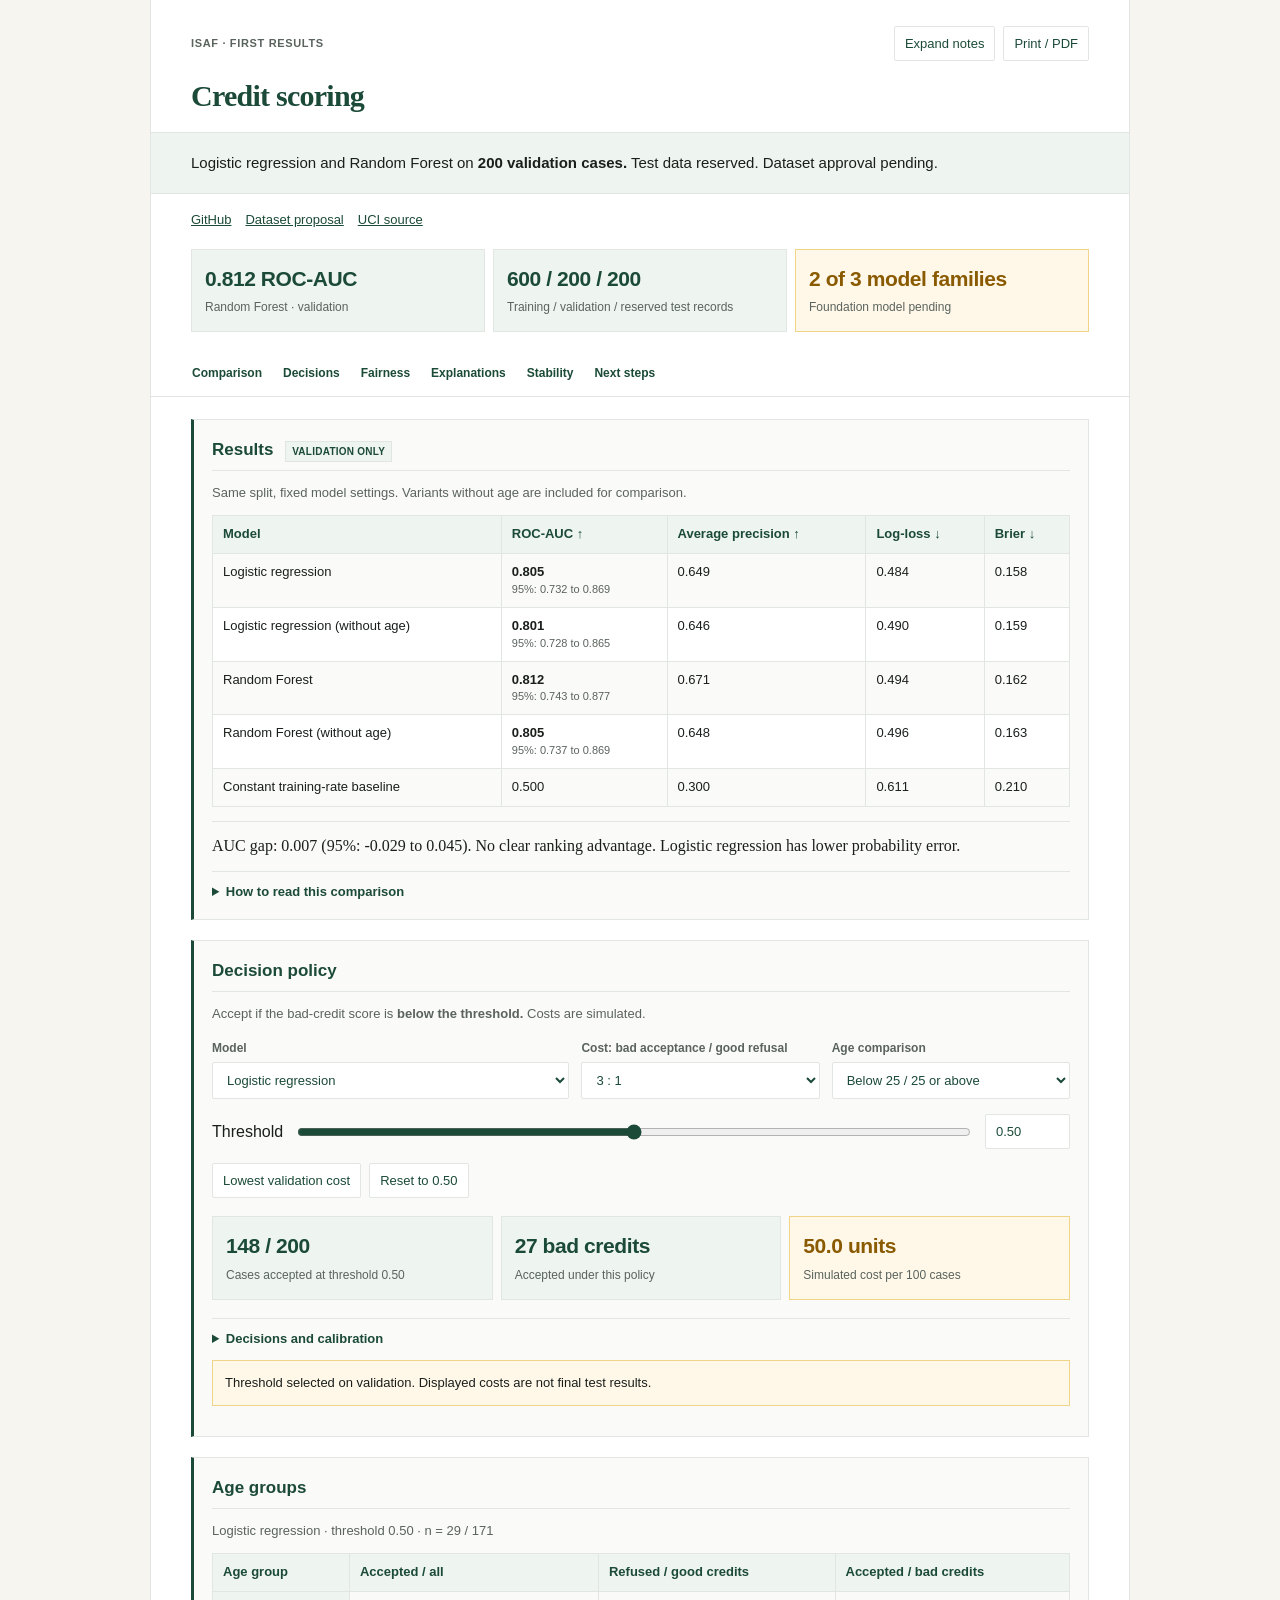
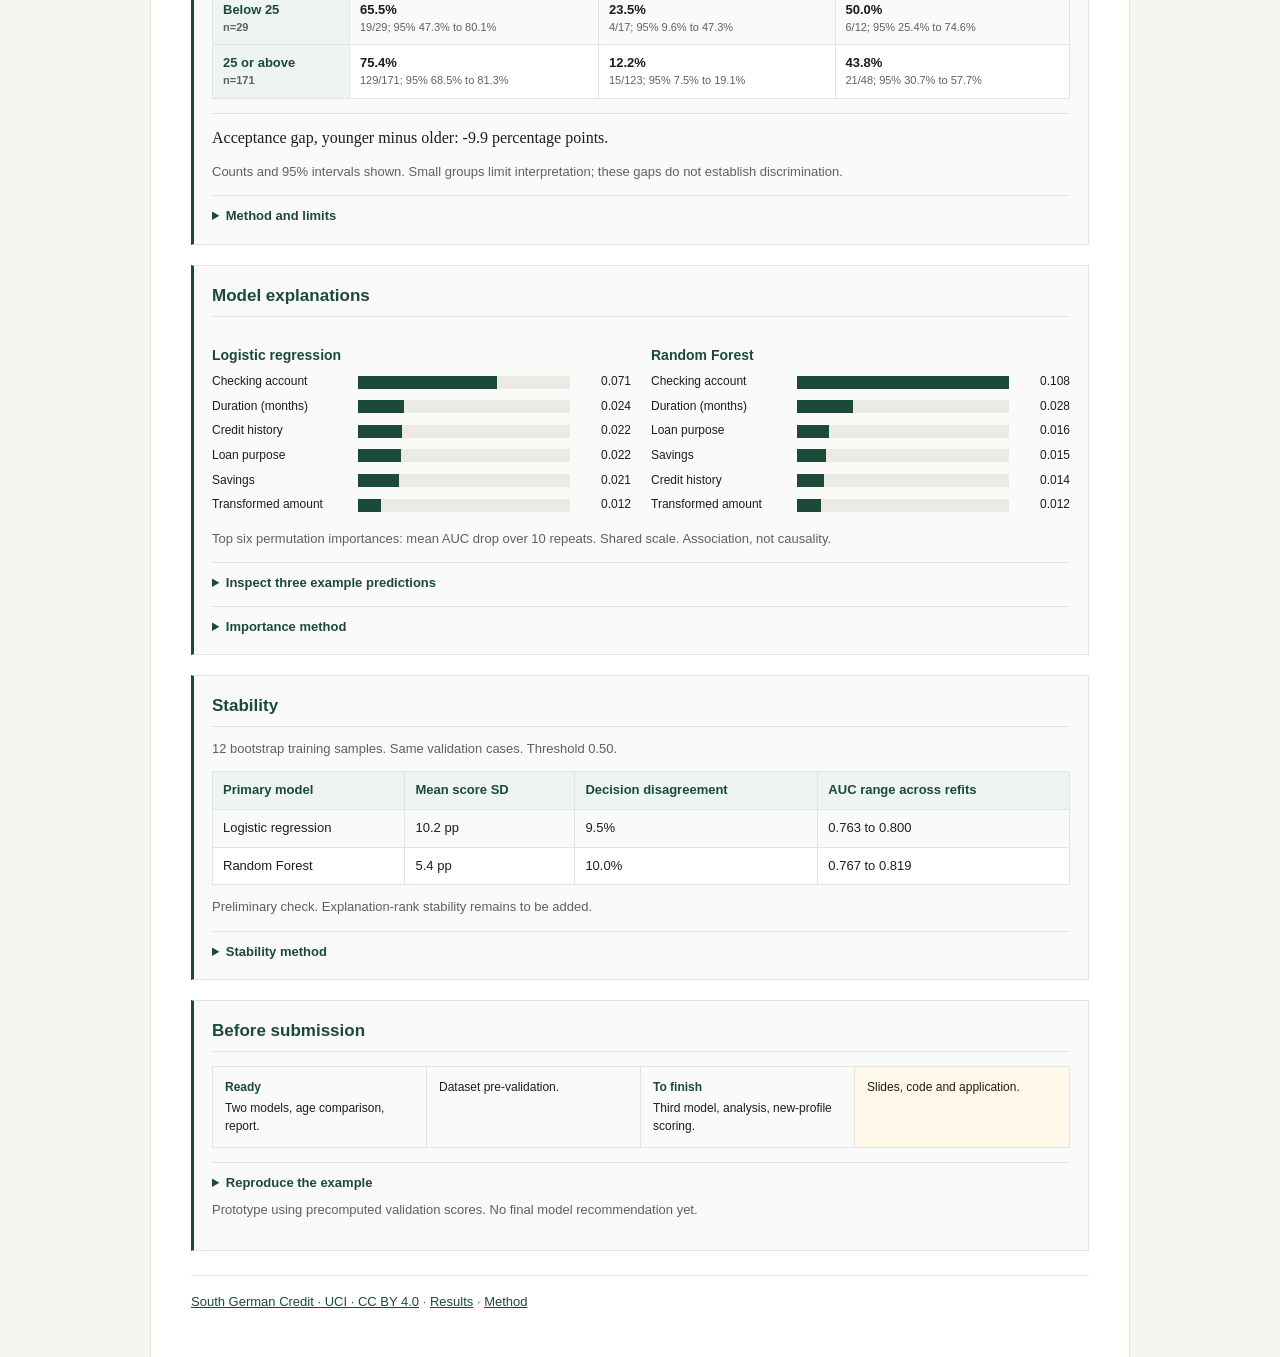
<file: docs/index.html>
<!doctype html><html lang="en"><head><meta charset="utf-8"><meta name="viewport" content="width=device-width,initial-scale=1"><meta name="description" content="Reproducible credit-scoring development results: logistic regression, Random Forest and age-group analysis."><title>Credit scoring | First model comparison</title><style>:root{--ink:#1a1f1c;--muted:#5a635e;--line:#e2e6e2;--bg:#f7f5f0;--accent:#1b4a38;--soft:#eef4f0;--fill:#cfe0d6;--warn:#8a5a00;--warnbg:#fff8e8;--warnline:#f0d48a;--sans:Arial,Helvetica,sans-serif}
*{box-sizing:border-box}html{scroll-behavior:smooth;scroll-padding-top:65px}body{margin:0;color:var(--ink);background:var(--bg);font:16px/1.5 Georgia,'Times New Roman',serif}.wrap{max-width:980px;margin:auto;padding:26px 40px 45px;background:#fff;border-inline:1px solid var(--line);min-height:100vh}.topline{font:600 11px/1.4 var(--sans);letter-spacing:.06em;text-transform:uppercase;color:var(--muted);display:flex;align-items:center;justify-content:space-between;gap:16px;margin-bottom:17px}.actions{display:flex;gap:8px}button,select,input{font:13px var(--sans);color:var(--accent)}button,select,input[type=number]{background:#fff;border:1px solid var(--line);padding:9px 10px;border-radius:2px}button{cursor:pointer}button:hover{background:var(--soft)}:focus-visible{outline:2px solid var(--accent);outline-offset:3px}h1{font-size:30px;line-height:1.18;letter-spacing:-.025em;font-weight:600;color:var(--accent);margin:0 0 19px}h2{font:700 17px/1.4 var(--sans);color:var(--accent);margin:0 0 12px;padding-bottom:8px;border-bottom:1px solid var(--line)}h3{font:700 14px/1.4 var(--sans);color:var(--accent);margin:17px 0 7px}p{margin:7px 0 12px}a{color:var(--accent)}.lede{background:var(--soft);padding:18px 40px;margin:0 -40px 16px;border-block:1px solid var(--line);font:15px/1.6 var(--sans)}.links,.note,.foot{font:13px/1.55 var(--sans);color:var(--muted)}.links{display:flex;flex-wrap:wrap;gap:14px;margin:14px 0}.scores{display:grid;grid-template-columns:repeat(3,1fr);gap:8px;margin:18px 0}.stat{background:var(--soft);border:1px solid var(--line);padding:13px;font-family:var(--sans)}.stat b{display:block;color:var(--accent);font-size:21px;letter-spacing:-.02em}.stat span{font-size:12px;color:var(--muted)}.stat.warn{background:var(--warnbg);border-color:var(--warnline)}.stat.warn b{color:var(--warn)}.toc{position:sticky;top:0;z-index:5;display:flex;overflow:auto;gap:5px;background:rgba(255,255,255,.98);border-bottom:1px solid var(--line);margin:0 -40px 22px;padding:10px 33px;font:600 12px var(--sans)}.toc a{padding:6px 8px;white-space:nowrap;text-decoration:none}.toc a:hover{background:var(--soft)}.block{border:1px solid var(--line);border-left:3px solid var(--accent);background:#fafaf8;padding:18px;margin:0 0 20px}.table-wrap{overflow:auto;margin:12px 0}table{width:100%;border-collapse:collapse;font:13px/1.45 var(--sans)}th,td{border:1px solid var(--line);padding:9px 10px;text-align:left;vertical-align:top}th{background:var(--soft);color:var(--accent);font-weight:600}tbody tr:nth-child(even){background:white}.table-wrap table{min-width:600px}.small{font-size:11px;display:block;color:var(--muted)}.pill{font:600 10px var(--sans);letter-spacing:.025em;text-transform:uppercase;display:inline-block;background:var(--soft);color:var(--accent);padding:4px 6px;border:1px solid var(--line);margin-left:7px}.pill.warn{background:var(--warnbg);color:var(--warn)}.callout{background:var(--warnbg);border:1px solid var(--warnline);font:13px/1.5 var(--sans);padding:12px;margin:12px 0}.takeaway{border-top:1px solid var(--line);padding-top:12px;margin-top:14px}.controls{display:grid;grid-template-columns:1.5fr 1fr 1fr;gap:12px;font:12px/1.5 var(--sans);margin:15px 0}.controls label{font-weight:600;color:var(--muted)}.controls select{width:100%;margin-top:5px}.threshold{display:flex;align-items:center;gap:12px;margin:8px 0 14px;font-family:var(--sans)}input[type=range]{flex:1;min-width:70px;accent-color:var(--accent)}input[type=number]{width:85px}.split{display:grid;grid-template-columns:1fr 1fr;gap:20px}.mini{background:white;border:1px solid var(--line);padding:13px}.mini table{font-size:12px}.mini th,.mini td{padding:7px}.figure{margin:8px 0;background:#fff;border:1px solid var(--line);padding:10px}.figure svg{display:block;width:100%;height:auto}.chart-label{font:11px var(--sans);fill:var(--muted)}.bar-row{display:grid;grid-template-columns:138px 1fr 53px;gap:8px;align-items:center;font:12px/1.3 var(--sans);margin:9px 0}.bar-track{height:13px;background:#eceae4}.bar-fill{height:100%;background:var(--accent)}.bar-row .value{font-variant-numeric:tabular-nums;text-align:right}.technical{border-top:1px solid var(--line);margin-top:13px;padding-top:10px;font:13px/1.5 var(--sans)}summary{cursor:pointer;color:var(--accent);font-weight:600}.technical[open] summary{margin-bottom:10px}.foot{border-top:1px solid var(--line);padding-top:16px;margin-top:24px}.progress{display:grid;grid-template-columns:repeat(4,1fr);border:1px solid var(--line);margin:14px 0;font:12px/1.45 var(--sans)}.progress div{padding:12px;border-right:1px solid var(--line)}.progress div:last-child{border:0;background:var(--warnbg)}.progress b{display:block;color:var(--accent);margin-bottom:4px}.nowrap{white-space:nowrap}.status{font:14px/1.6 var(--sans)}.muted{color:var(--muted)}.sr-only{position:absolute;width:1px;height:1px;overflow:hidden;clip:rect(0,0,0,0)}
@media(max-width:700px){.wrap{padding:20px 15px 35px}h1{font-size:26px}.lede{margin-inline:-15px;padding:16px 15px}.toc{margin-inline:-15px;padding-inline:8px}.topline{align-items:flex-start}.actions{flex-direction:column}.scores{grid-template-columns:1fr}.split,.controls{grid-template-columns:1fr}.progress{grid-template-columns:1fr 1fr}.bar-row{grid-template-columns:120px 1fr 48px}.block{padding:14px}.stat b{font-size:20px}}
@media print{@page{margin:12mm}.wrap{max-width:none;border:0;padding:0}.actions,.toc{display:none}body{font-size:12px;background:#fff}.lede{margin:0;padding:12px}.block{break-inside:avoid}.table-wrap{overflow:visible}.table-wrap table{min-width:0;font-size:10px}.controls{grid-template-columns:1.5fr 1fr 1fr}.split{grid-template-columns:1fr 1fr}*{print-color-adjust:exact;-webkit-print-color-adjust:exact}}
</style></head><body><main class="wrap" id="top">
<div class="topline"><span>ISAF · First results</span><div class="actions"><button id="notes">Expand notes</button><button id="print">Print / PDF</button></div></div>
<h1>Credit scoring</h1>
<div class="lede">Logistic regression and Random Forest on <strong>200 validation cases.</strong> Test data reserved. Dataset approval pending.</div>
<div class="links"><a href="https://github.com/RemiBp/fairness-credit-scoring">GitHub</a><a href="https://github.com/RemiBp/fairness-credit-scoring/blob/main/docs/dataset-proposal.pdf">Dataset proposal</a><a href="https://doi.org/10.24432/C5QG88">UCI source</a></div>
<div class="scores"><div class="stat"><b id="best-auc"></b><span id="best-label"></span></div><div class="stat"><b>600 / 200 / 200</b><span>Training / validation / reserved test records</span></div><div class="stat warn"><b>2 of 3 model families</b><span>Foundation model pending</span></div></div>
<nav class="toc" aria-label="Report sections"><a href="#comparison">Comparison</a><a href="#decisions">Decisions</a><a href="#fairness">Fairness</a><a href="#explain">Explanations</a><a href="#stability">Stability</a><a href="#next">Next steps</a></nav>
<section class="block" id="comparison"><h2>Results <span class="pill">Validation only</span></h2>
<p class="note">Same split, fixed model settings. Variants without age are included for comparison.</p>
<div class="table-wrap" tabindex="0" aria-label="Model metrics"><table><thead><tr><th scope="col">Model</th><th scope="col">ROC-AUC ↑</th><th scope="col">Average precision ↑</th><th scope="col">Log-loss ↓</th><th scope="col">Brier ↓</th></tr></thead><tbody id="comparison-rows"></tbody></table></div>
<p class="takeaway" id="comparison-summary"></p>
<details class="technical"><summary>How to read this comparison</summary><p>ROC-AUC measures ranking; average precision summarises the precision-recall curve for bad-credit outcomes. Log-loss and Brier evaluate probabilities. The constant baseline predicts the training bad-credit rate for every validation case.</p><p>AUC intervals and the difference between the two primary models use 1,000 paired, outcome-stratified bootstrap samples of validation rows. These are conditional on the fitted models, not estimates of all training uncertainty. Repeated decisions based on this validation set can overfit it.</p><p>Data are historical and bad credits were oversampled. Sample probabilities and calibration cannot be treated as current population default rates.</p></details></section>
<section class="block" id="decisions"><h2>Decision policy</h2><p class="note">Accept if the bad-credit score is <strong>below the threshold.</strong> Costs are simulated.</p>
<div class="controls"><label for="model">Model<select id="model"></select></label><label for="ratio">Cost: bad acceptance / good refusal<select id="ratio"><option value="1">1 : 1</option><option value="3" selected>3 : 1</option><option value="5">5 : 1</option></select></label><label for="age-cut">Age comparison<select id="age-cut"><option value="25">Below 25 / 25 or above</option><option value="30">Below 30 / 30 or above</option></select></label></div>
<div class="threshold"><label for="threshold">Threshold</label><input id="threshold" type="range" min="0" max="1" step="0.01" value="0.5"><input id="threshold-number" aria-label="Threshold value" type="number" min="0" max="1" step="0.01" value="0.50"></div>
<div class="actions"><button id="optimal">Lowest validation cost</button><button id="reset">Reset to 0.50</button></div>
<div id="policy-stats" class="scores" aria-live="polite"></div>
<details class="technical"><summary>Decisions and calibration</summary><div class="split"><div class="mini"><h3>Observed outcomes</h3><table><thead><tr><th>Observed outcome</th><th>Accepted</th><th>Refused</th></tr></thead><tbody id="confusion"></tbody></table><p class="note" id="cost-note"></p></div><div class="mini"><h3>Probability calibration</h3><div id="calibration"></div><p class="note">Five probability bins. Dot size shows the count; the diagonal is perfect calibration.</p></div></div></details>
<p class="callout" id="threshold-caveat">Threshold selected on validation. Displayed costs are not final test results.</p>
</section>
<section class="block" id="fairness"><h2>Age groups</h2><p class="note" id="fairness-context"></p><div class="table-wrap" tabindex="0" aria-label="Age group outcomes"><table><thead><tr><th>Age group</th><th>Accepted / all</th><th>Refused / good credits</th><th>Accepted / bad credits</th></tr></thead><tbody id="fairness-rows"></tbody></table></div><p class="takeaway" id="fairness-gap"></p>
<p class="note">Counts and 95% intervals shown. Small groups limit interpretation; these gaps do not establish discrimination.</p>
<details class="technical"><summary>Method and limits</summary><p>The age cut-off is an analytical choice. Excluding age does not remove correlated proxies or guarantee fairness.</p><p>Intervals describe uncertainty in each subgroup rate conditional on the model and chosen threshold. They are not confidence intervals for a between-group difference and do not account for threshold selection. Small denominators make estimates imprecise. The dataset's combined personal-status variable cannot reliably reconstruct sex, so no male/female analysis is attempted.</p></details></section>
<section class="block" id="explain"><h2>Model explanations</h2><div class="split"><div><h3>Logistic regression</h3><div id="logistic-importance"></div></div><div><h3>Random Forest</h3><div id="forest-importance"></div></div></div><p class="note">Top six permutation importances: mean AUC drop over 10 repeats. Shared scale. Association, not causality.</p>
<details class="technical"><summary>Inspect three example predictions</summary><label for="case-select" class="note">Historical case</label> <select id="case-select"></select><div id="case-info" class="callout"></div>
<div class="split"><div><h3>Logistic: exact log-odds decomposition</h3><div id="logistic-local"></div></div><div><h3>Forest: one-variable sensitivity</h3><div id="forest-local"></div></div></div><p class="note">First three validation rows in source order. Logistic terms sum to the logit. Forest sensitivity replaces one variable with its training median or mode; it is not additive or causal.</p></details><details class="technical"><summary>Importance method</summary><p>Original columns are permuted on validation. Correlated features can mask each other. Full results include the repeat variability and negative importances.</p></details></section>
<section class="block" id="stability"><h2>Stability</h2><p class="note">12 bootstrap training samples. Same validation cases. Threshold 0.50.</p><div class="table-wrap" tabindex="0"><table><thead><tr><th>Primary model</th><th>Mean score SD</th><th>Decision disagreement</th><th>AUC range across refits</th></tr></thead><tbody id="stability-rows"></tbody></table></div><p class="note">Preliminary check. Explanation-rank stability remains to be added.</p><details class="technical"><summary>Stability method</summary><p>Training resamples are stratified by outcome. Preprocessing is refitted each time with a different model seed. Score SD is averaged across validation cases. Decision disagreement compares each refit with the original model. Twelve refits do not provide a confidence guarantee.</p></details></section>
<section class="block" id="next"><h2>Before submission</h2><div class="progress"><div><b>Ready</b>Two models, age comparison, report.</div><div>Dataset pre-validation.</div><div><b>To finish</b>Third model, analysis, new-profile scoring.</div><div>Slides, code and application.</div></div>
<details class="technical"><summary>Reproduce the example</summary><p>From the repository root, create a Python environment, install <code>requirements.txt</code>, then run <code>python benchmark.py</code> and <code>python build_report.py</code>. Open <code>docs/index.html</code>. It is self-contained and works offline. Fitted pipelines are saved locally in <code>models/</code>; public results contain validation predictions only.</p><p id="versions"></p><p>Model settings: regularised logistic regression with C=1; Random Forest with 250 trees, minimum leaf size 5 and square-root feature sampling. No tuning of those settings was conducted.</p></details>
<p class="note">Prototype using precomputed validation scores. No final model recommendation yet.</p></section>
<footer class="foot"><a href="https://doi.org/10.24432/C5QG88">South German Credit · UCI · CC BY 4.0</a> · <a href="https://github.com/RemiBp/fairness-credit-scoring/tree/main/results">Results</a> · <a href="https://github.com/RemiBp/fairness-credit-scoring/blob/main/docs/protocol.md">Method</a></footer>
<noscript><p class="callout">Enable JavaScript to display the computed metrics and use the controls. The JSON results are available in the repository.</p></noscript></main><script id="benchmark-data" type="application/json">{"seed":20260922,"source_sha256":"5f363343f356ca38a0236baab849e472846399b2176ccc5bd686483dd8a7562f","evaluation":"validation_only","split":{"train":600,"validation":200,"test":200},"test_evaluated":false,"versions":{"python":"3.14.6","numpy":"2.5.3","pandas":"2.3.3","sklearn":"1.7.2"},"baseline":{"auc":0.5,"average_precision":0.3,"log_loss":0.6108643020548935,"brier":0.20999999999999994},"models":{"logistic":{"name":"Logistic regression","metrics":{"auc":0.8048809523809525,"average_precision":0.6487432965150209,"log_loss":0.48419338805468926,"brier":0.1579070780042954},"threshold_05":{"n":200,"accepted":148,"bad_accepted":27,"good_refused":19,"good_accepted":121,"bad_refused":33,"cost_per_100":50.0},"cost_thresholds":[{"ratio":1,"threshold":0.6,"validation_cost_per_100":21.5},{"ratio":3,"threshold":0.34,"validation_cost_per_100":41.5},{"ratio":5,"threshold":0.08,"validation_cost_per_100":50.0}],"fairness_25":{"below":{"n":29,"acceptance":{"events":19,"n":29,"rate":0.6551724137931034,"wilson_95":[0.47345104090476137,0.80059281473325]},"good_refusal":{"events":4,"n":17,"rate":0.23529411764705882,"wilson_95":[0.09555044322080117,0.4726179811956498]},"bad_acceptance":{"events":6,"n":12,"rate":0.5,"wilson_95":[0.2537815976337061,0.7462184023662939]}},"at_or_above":{"n":171,"acceptance":{"events":129,"n":171,"rate":0.7543859649122807,"wilson_95":[0.6847482938893671,0.8128453580214275]},"good_refusal":{"events":15,"n":123,"rate":0.12195121951219512,"wilson_95":[0.07531417696635252,0.19148706558741818]},"bad_acceptance":{"events":21,"n":48,"rate":0.4375,"wilson_95":[0.30701269040654244,0.5772498258017222]}}},"fairness_30":{"below":{"n":80,"acceptance":{"events":54,"n":80,"rate":0.675,"wilson_95":[0.5664052731061473,0.7675583815564182]},"good_refusal":{"events":10,"n":50,"rate":0.2,"wilson_95":[0.1124375001577611,0.3303710593222542]},"bad_acceptance":{"events":14,"n":30,"rate":0.4666666666666667,"wilson_95":[0.30232388907699753,0.638577003801267]}},"at_or_above":{"n":120,"acceptance":{"events":94,"n":120,"rate":0.7833333333333333,"wilson_95":[0.7014563746709164,0.8476327643584851]},"good_refusal":{"events":9,"n":90,"rate":0.1,"wilson_95":[0.05350675169712493,0.17924174875433652]},"bad_acceptance":{"events":13,"n":30,"rate":0.43333333333333335,"wilson_95":[0.2737748557646652,0.6080269299918639]}}},"calibration":[{"n":93,"mean_prediction":0.07991707648408204,"bad_rate":0.10752688172043011,"lower":0.0,"upper":0.2},{"n":41,"mean_prediction":0.2862659544500028,"bad_rate":0.2926829268292683,"lower":0.2,"upper":0.4},{"n":25,"mean_prediction":0.49134056314033736,"bad_rate":0.36,"lower":0.4,"upper":0.6000000000000001},{"n":28,"mean_prediction":0.6886879317110166,"bad_rate":0.6785714285714286,"lower":0.6000000000000001,"upper":0.8},{"n":13,"mean_prediction":0.8716345280979799,"bad_rate":0.7692307692307693,"lower":0.8,"upper":1.0}],"include_age":true,"importance":[{"feature":"Checking account","column":"laufkont","mean":0.07111904761904772,"std":0.024178462990073573},{"feature":"Duration (months)","column":"laufzeit","mean":0.023523809523809634,"std":0.006183191684755591},{"feature":"Credit history","column":"moral","mean":0.02229761904761912,"std":0.010149959786790773},{"feature":"Loan purpose","column":"verw","mean":0.02203571428571437,"std":0.005337915229962654},{"feature":"Savings","column":"sparkont","mean":0.020785714285714373,"std":0.007245923085469778},{"feature":"Transformed amount","column":"hoehe","mean":0.011928571428571521,"std":0.005495514559357396},{"feature":"Foreign worker","column":"gastarb","mean":0.009166666666666767,"std":0.005998157313414069},{"feature":"Other instalment plans","column":"weitkred","mean":0.0070476190476191245,"std":0.00531619269420373},{"feature":"Property","column":"verm","mean":0.004964285714285821,"std":0.005950011433133709},{"feature":"Number of credits","column":"bishkred","mean":0.004785714285714382,"std":0.004835092337673833},{"feature":"Age (years)","column":"alter","mean":0.004059523809523879,"std":0.004685835872406227},{"feature":"Personal status","column":"famges","mean":0.004047619047619111,"std":0.004438417114835083},{"feature":"Residence duration","column":"wohnzeit","mean":0.0039761904761905775,"std":0.004821707810843777},{"feature":"Other debtors","column":"buerge","mean":0.0036547619047619826,"std":0.0041431479098838},{"feature":"Employment duration","column":"beszeit","mean":0.0035714285714286698,"std":0.00786038893984984},{"feature":"Telephone","column":"telef","mean":0.002869047619047749,"std":0.004244327279906327},{"feature":"Housing","column":"wohn","mean":0.00267857142857153,"std":0.003587365236828193},{"feature":"Instalment rate band","column":"rate","mean":0.0010714285714286675,"std":0.007238447673123904},{"feature":"Job","column":"beruf","mean":0.001047619047619175,"std":0.0006896546837123807},{"feature":"Dependants band","column":"pers","mean":4.4408920985006264e-17,"std":0.00034911614996701397}],"stability":{"fits":12,"mean_probability_sd":0.10212084486995426,"decision_disagreement_at_05":0.09541666666666666,"auc_range":[0.7625000000000001,0.7996428571428571]},"auc_interval_95":[0.7319017857142857,0.8694107142857143]},"logistic_no_age":{"name":"Logistic regression (without age)","metrics":{"auc":0.8013095238095238,"average_precision":0.6458492645531762,"log_loss":0.48962336238239174,"brier":0.15919039851521205},"threshold_05":{"n":200,"accepted":151,"bad_accepted":28,"good_refused":17,"good_accepted":123,"bad_refused":32,"cost_per_100":50.5},"cost_thresholds":[{"ratio":1,"threshold":0.65,"validation_cost_per_100":20.5},{"ratio":3,"threshold":0.21,"validation_cost_per_100":42.5},{"ratio":5,"threshold":0.11,"validation_cost_per_100":48.5}],"fairness_25":{"below":{"n":29,"acceptance":{"events":20,"n":29,"rate":0.6896551724137931,"wilson_95":[0.5076986576690685,0.8272438325551679]},"good_refusal":{"events":3,"n":17,"rate":0.17647058823529413,"wilson_95":[0.06191126637620997,0.41029458568834126]},"bad_acceptance":{"events":6,"n":12,"rate":0.5,"wilson_95":[0.2537815976337061,0.7462184023662939]}},"at_or_above":{"n":171,"acceptance":{"events":131,"n":171,"rate":0.7660818713450293,"wilson_95":[0.6972166571416826,0.823254863822482]},"good_refusal":{"events":14,"n":123,"rate":0.11382113821138211,"wilson_95":[0.06902284440685469,0.18201068293301853]},"bad_acceptance":{"events":22,"n":48,"rate":0.4583333333333333,"wilson_95":[0.32575242292867446,0.5970892545435019]}}},"fairness_30":{"below":{"n":80,"acceptance":{"events":56,"n":80,"rate":0.7,"wilson_95":[0.5923184607866026,0.7893542873991866]},"good_refusal":{"events":8,"n":50,"rate":0.16,"wilson_95":[0.08337420678033404,0.2851421606303499]},"bad_acceptance":{"events":14,"n":30,"rate":0.4666666666666667,"wilson_95":[0.30232388907699753,0.638577003801267]}},"at_or_above":{"n":120,"acceptance":{"events":95,"n":120,"rate":0.7916666666666666,"wilson_95":[0.7105232156701865,0.8547156039189031]},"good_refusal":{"events":9,"n":90,"rate":0.1,"wilson_95":[0.05350675169712493,0.17924174875433652]},"bad_acceptance":{"events":14,"n":30,"rate":0.4666666666666667,"wilson_95":[0.30232388907699753,0.638577003801267]}}},"calibration":[{"n":94,"mean_prediction":0.08209204046715733,"bad_rate":0.10638297872340426,"lower":0.0,"upper":0.2},{"n":41,"mean_prediction":0.2916170236659248,"bad_rate":0.2926829268292683,"lower":0.2,"upper":0.4},{"n":24,"mean_prediction":0.48586790633001864,"bad_rate":0.375,"lower":0.4,"upper":0.6000000000000001},{"n":28,"mean_prediction":0.6853432057032843,"bad_rate":0.6785714285714286,"lower":0.6000000000000001,"upper":0.8},{"n":13,"mean_prediction":0.8684703606710052,"bad_rate":0.7692307692307693,"lower":0.8,"upper":1.0}],"include_age":false,"auc_interval_95":[0.7277291666666668,0.8653660714285714]},"forest":{"name":"Random Forest","metrics":{"auc":0.8121428571428572,"average_precision":0.6710862863897731,"log_loss":0.49431080453837767,"brier":0.16209723262022407},"threshold_05":{"n":200,"accepted":171,"bad_accepted":37,"good_refused":6,"good_accepted":134,"bad_refused":23,"cost_per_100":58.5},"cost_thresholds":[{"ratio":1,"threshold":0.43,"validation_cost_per_100":21.0},{"ratio":3,"threshold":0.3,"validation_cost_per_100":39.0},{"ratio":5,"threshold":0.3,"validation_cost_per_100":49.0}],"fairness_25":{"below":{"n":29,"acceptance":{"events":26,"n":29,"rate":0.896551724137931,"wilson_95":[0.736149189092262,0.9641851086493229]},"good_refusal":{"events":0,"n":17,"rate":0.0,"wilson_95":[0.0,0.1843181350088518]},"bad_acceptance":{"events":9,"n":12,"rate":0.75,"wilson_95":[0.46769466506643426,0.9110583316059453]}},"at_or_above":{"n":171,"acceptance":{"events":145,"n":171,"rate":0.847953216374269,"wilson_95":[0.7865389175839125,0.894077686753841]},"good_refusal":{"events":6,"n":123,"rate":0.04878048780487805,"wilson_95":[0.022545774253251702,0.1023460313754423]},"bad_acceptance":{"events":28,"n":48,"rate":0.5833333333333334,"wilson_95":[0.4428133228397628,0.7115033222158844]}}},"fairness_30":{"below":{"n":80,"acceptance":{"events":66,"n":80,"rate":0.825,"wilson_95":[0.7274245802116865,0.8927936355902206]},"good_refusal":{"events":4,"n":50,"rate":0.08,"wilson_95":[0.03154951408859298,0.18838246918342838]},"bad_acceptance":{"events":20,"n":30,"rate":0.6666666666666666,"wilson_95":[0.4878005164454384,0.8076950191632386]}},"at_or_above":{"n":120,"acceptance":{"events":105,"n":120,"rate":0.875,"wilson_95":[0.8039705979199262,0.9227650272660463]},"good_refusal":{"events":2,"n":90,"rate":0.022222222222222223,"wilson_95":[0.006115441986325208,0.07744526688625372]},"bad_acceptance":{"events":17,"n":30,"rate":0.5666666666666667,"wilson_95":[0.3919730700081361,0.7262251442353347]}}},"calibration":[{"n":61,"mean_prediction":0.11966541289023105,"bad_rate":0.09836065573770492,"lower":0.0,"upper":0.2},{"n":78,"mean_prediction":0.2912294584814419,"bad_rate":0.19230769230769232,"lower":0.2,"upper":0.4},{"n":57,"mean_prediction":0.4871388063227617,"bad_rate":0.631578947368421,"lower":0.4,"upper":0.6000000000000001},{"n":4,"mean_prediction":0.6393253534901012,"bad_rate":0.75,"lower":0.6000000000000001,"upper":0.8}],"include_age":true,"importance":[{"feature":"Checking account","column":"laufkont","mean":0.10811904761904763,"std":0.030579475279834695},{"feature":"Duration (months)","column":"laufzeit","mean":0.028369047619047648,"std":0.008984120849456679},{"feature":"Loan purpose","column":"verw","mean":0.016440476190476217,"std":0.006491851250071979},{"feature":"Savings","column":"sparkont","mean":0.014773809523809567,"std":0.008922450282720474},{"feature":"Credit history","column":"moral","mean":0.013607142857142884,"std":0.010551414183408844},{"feature":"Transformed amount","column":"hoehe","mean":0.011988095238095265,"std":0.011342939356385124},{"feature":"Age (years)","column":"alter","mean":0.01084523809523814,"std":0.0029553796215517326},{"feature":"Housing","column":"wohn","mean":0.005773809523809547,"std":0.0037609439701336844},{"feature":"Other instalment plans","column":"weitkred","mean":0.005523809523809531,"std":0.004209036278598419},{"feature":"Instalment rate band","column":"rate","mean":0.003702380952380979,"std":0.0038647228576496784},{"feature":"Property","column":"verm","mean":0.0033214285714285975,"std":0.004196643864791371},{"feature":"Other debtors","column":"buerge","mean":0.0029999999999999914,"std":0.0015225068836903193},{"feature":"Telephone","column":"telef","mean":0.002654761904761904,"std":0.002205467592504401},{"feature":"Job","column":"beruf","mean":0.002083333333333348,"std":0.0028458357610969555},{"feature":"Employment duration","column":"beszeit","mean":0.0015476190476190644,"std":0.003162277660168399},{"feature":"Foreign worker","column":"gastarb","mean":0.0011190476190476196,"std":0.0017137896107550386},{"feature":"Residence duration","column":"wohnzeit","mean":0.0004880952380952652,"std":0.002788587244620764},{"feature":"Personal status","column":"famges","mean":-0.0003214285714285614,"std":0.001760174504335926},{"feature":"Number of credits","column":"bishkred","mean":-0.0017261904761904589,"std":0.0017253692627870862},{"feature":"Dependants band","column":"pers","mean":-0.0034523809523809177,"std":0.0032771627848441212}],"stability":{"fits":12,"mean_probability_sd":0.05387790638455749,"decision_disagreement_at_05":0.10041666666666667,"auc_range":[0.7667857142857143,0.8188095238095238]},"auc_interval_95":[0.7429702380952381,0.8770267857142856]},"forest_no_age":{"name":"Random Forest (without age)","metrics":{"auc":0.8051190476190475,"average_precision":0.647957482249543,"log_loss":0.4964997904627066,"brier":0.1629635069412096},"threshold_05":{"n":200,"accepted":166,"bad_accepted":36,"good_refused":10,"good_accepted":130,"bad_refused":24,"cost_per_100":59.0},"cost_thresholds":[{"ratio":1,"threshold":0.4,"validation_cost_per_100":21.0},{"ratio":3,"threshold":0.29,"validation_cost_per_100":39.0},{"ratio":5,"threshold":0.29,"validation_cost_per_100":49.0}],"fairness_25":{"below":{"n":29,"acceptance":{"events":27,"n":29,"rate":0.9310344827586207,"wilson_95":[0.7803541984972431,0.9808787338305667]},"good_refusal":{"events":0,"n":17,"rate":0.0,"wilson_95":[0.0,0.1843181350088518]},"bad_acceptance":{"events":10,"n":12,"rate":0.8333333333333334,"wilson_95":[0.5519691377470266,0.9530348578161463]}},"at_or_above":{"n":171,"acceptance":{"events":139,"n":171,"rate":0.8128654970760234,"wilson_95":[0.7477730359355237,0.8642099612421204]},"good_refusal":{"events":10,"n":123,"rate":0.08130081300813008,"wilson_95":[0.044758872239892986,0.14320379424439061]},"bad_acceptance":{"events":26,"n":48,"rate":0.5416666666666666,"wilson_95":[0.40291074545649797,0.6742475770713254]}}},"fairness_30":{"below":{"n":80,"acceptance":{"events":64,"n":80,"rate":0.8,"wilson_95":[0.6995375627182917,0.8729715595603921]},"good_refusal":{"events":6,"n":50,"rate":0.12,"wilson_95":[0.05617600150932274,0.23804817383202992]},"bad_acceptance":{"events":20,"n":30,"rate":0.6666666666666666,"wilson_95":[0.4878005164454384,0.8076950191632386]}},"at_or_above":{"n":120,"acceptance":{"events":102,"n":120,"rate":0.85,"wilson_95":[0.775324706432755,0.9029618770741527]},"good_refusal":{"events":4,"n":90,"rate":0.044444444444444446,"wilson_95":[0.01741724185270873,0.10876855032812233]},"bad_acceptance":{"events":16,"n":30,"rate":0.5333333333333333,"wilson_95":[0.36142299619873297,0.6976761109230025]}}},"calibration":[{"n":62,"mean_prediction":0.11686148384317457,"bad_rate":0.11290322580645161,"lower":0.0,"upper":0.2},{"n":76,"mean_prediction":0.2898442975247423,"bad_rate":0.17105263157894737,"lower":0.2,"upper":0.4},{"n":59,"mean_prediction":0.49878349913148723,"bad_rate":0.6440677966101694,"lower":0.4,"upper":0.6000000000000001},{"n":3,"mean_prediction":0.6398147307050709,"bad_rate":0.6666666666666666,"lower":0.6000000000000001,"upper":0.8}],"include_age":false,"auc_interval_95":[0.7366607142857143,0.8694077380952381]}},"cases":[{"row_id":4,"age":39,"y_bad":0,"duration":12,"amount_transformed":2122,"scores":{"logistic":0.2842609201347553,"logistic_no_age":0.2932097175406345,"forest":0.2513079492226216,"forest_no_age":0.2654676765140704},"explanations":{"logistic":{"method":"Exact additive log-odds contributions","intercept":-1.9185910080934003,"logit":-0.9234231376965151,"terms":[{"feature":"categorical__moral_4","contribution":-0.9247110136053031},{"feature":"categorical__laufkont_1","contribution":0.9184369864308881},{"feature":"categorical__gastarb_1","contribution":-0.7317665649762967},{"feature":"categorical__verw_0","contribution":0.6039469106646946},{"feature":"categorical__sparkont_1","contribution":0.5525450586624207},{"feature":"categorical__bishkred_2","contribution":0.4996253326330665},{"feature":"categorical__wohnzeit_2","contribution":0.37975734779043596},{"feature":"categorical__weitkred_3","contribution":-0.3490909733672782},{"feature":"categorical__wohn_1","contribution":0.34619361208484534},{"feature":"numeric__laufzeit","contribution":-0.3022502488293688},{"feature":"categorical__famges_3","contribution":-0.29693888691968967},{"feature":"categorical__rate_3","contribution":0.23934863461710135},{"feature":"categorical__buerge_1","contribution":0.20367373968771968},{"feature":"numeric__hoehe","contribution":-0.12952305692889346},{"feature":"categorical__telef_1","contribution":0.10445027739470532},{"feature":"categorical__beszeit_3","contribution":-0.09292064917415885},{"feature":"categorical__beruf_2","contribution":0.061737958438335516},{"feature":"numeric__alter","contribution":-0.0463010566857472},{"feature":"categorical__verm_1","contribution":-0.03283512816492528},{"feature":"categorical__pers_1","contribution":-0.008210409355666415},{"feature":"categorical__laufkont_2","contribution":0.0},{"feature":"categorical__laufkont_3","contribution":-0.0},{"feature":"categorical__laufkont_4","contribution":-0.0},{"feature":"categorical__moral_0","contribution":0.0},{"feature":"categorical__moral_1","contribution":0.0},{"feature":"categorical__moral_2","contribution":-0.0},{"feature":"categorical__moral_3","contribution":-0.0},{"feature":"categorical__verw_1","contribution":-0.0},{"feature":"categorical__verw_2","contribution":-0.0},{"feature":"categorical__verw_3","contribution":-0.0},{"feature":"categorical__verw_4","contribution":0.0},{"feature":"categorical__verw_5","contribution":0.0},{"feature":"categorical__verw_6","contribution":0.0},{"feature":"categorical__verw_8","contribution":-0.0},{"feature":"categorical__verw_9","contribution":-0.0},{"feature":"categorical__verw_10","contribution":-0.0},{"feature":"categorical__sparkont_2","contribution":0.0},{"feature":"categorical__sparkont_3","contribution":0.0},{"feature":"categorical__sparkont_4","contribution":-0.0},{"feature":"categorical__sparkont_5","contribution":-0.0},{"feature":"categorical__beszeit_1","contribution":0.0},{"feature":"categorical__beszeit_2","contribution":0.0},{"feature":"categorical__beszeit_4","contribution":-0.0},{"feature":"categorical__beszeit_5","contribution":0.0},{"feature":"categorical__rate_1","contribution":-0.0},{"feature":"categorical__rate_2","contribution":-0.0},{"feature":"categorical__rate_4","contribution":0.0},{"feature":"categorical__famges_1","contribution":0.0},{"feature":"categorical__famges_2","contribution":0.0},{"feature":"categorical__famges_4","contribution":-0.0},{"feature":"categorical__buerge_2","contribution":0.0},{"feature":"categorical__buerge_3","contribution":-0.0},{"feature":"categorical__wohnzeit_1","contribution":-0.0},{"feature":"categorical__wohnzeit_3","contribution":0.0},{"feature":"categorical__wohnzeit_4","contribution":-0.0},{"feature":"categorical__verm_2","contribution":-0.0},{"feature":"categorical__verm_3","contribution":-0.0},{"feature":"categorical__verm_4","contribution":0.0},{"feature":"categorical__weitkred_1","contribution":0.0},{"feature":"categorical__weitkred_2","contribution":0.0},{"feature":"categorical__wohn_2","contribution":-0.0},{"feature":"categorical__wohn_3","contribution":-0.0},{"feature":"categorical__bishkred_1","contribution":0.0},{"feature":"categorical__bishkred_3","contribution":-0.0},{"feature":"categorical__bishkred_4","contribution":-0.0},{"feature":"categorical__beruf_1","contribution":-0.0},{"feature":"categorical__beruf_3","contribution":0.0},{"feature":"categorical__beruf_4","contribution":-0.0},{"feature":"categorical__pers_2","contribution":0.0},{"feature":"categorical__telef_2","contribution":-0.0},{"feature":"categorical__gastarb_2","contribution":0.0}]},"forest":{"method":"One-variable replacement sensitivity (not SHAP, not additive)","terms":[{"feature":"Checking account","reference_value":4,"contribution":0.12217263113342525},{"feature":"Credit history","reference_value":2,"contribution":-0.10342802450003963},{"feature":"Housing","reference_value":2,"contribution":0.07947688997620894},{"feature":"Duration (months)","reference_value":18.0,"contribution":-0.049816070661364786},{"feature":"Property","reference_value":3,"contribution":-0.044201777955371946},{"feature":"Dependants band","reference_value":2,"contribution":-0.040946664165765034},{"feature":"Foreign worker","reference_value":2,"contribution":-0.03547112875085007},{"feature":"Job","reference_value":3,"contribution":-0.01532176336906993},{"feature":"Number of credits","reference_value":1,"contribution":-0.015171829563625228},{"feature":"Residence duration","reference_value":4,"contribution":0.011920776540281203},{"feature":"Age (years)","reference_value":34.0,"contribution":-0.010004089134120042},{"feature":"Loan purpose","reference_value":3,"contribution":0.002670772307614505},{"feature":"Instalment rate band","reference_value":4,"contribution":0.0009439062357858852},{"feature":"Transformed amount","reference_value":2379.5,"contribution":0.0003412698412698645},{"feature":"Savings","reference_value":1,"contribution":0.0},{"feature":"Employment duration","reference_value":3,"contribution":0.0},{"feature":"Personal status","reference_value":3,"contribution":0.0},{"feature":"Other debtors","reference_value":1,"contribution":0.0},{"feature":"Other instalment plans","reference_value":3,"contribution":0.0},{"feature":"Telephone","reference_value":1,"contribution":0.0}]}}},{"row_id":11,"age":36,"y_bad":0,"duration":11,"amount_transformed":3905,"scores":{"logistic":0.5288351980576802,"logistic_no_age":0.5503789213484765,"forest":0.26392807871604174,"forest_no_age":0.26444421621139214},"explanations":{"logistic":{"method":"Exact additive log-odds contributions","intercept":-1.9185910080934003,"logit":0.11546891767551593,"terms":[{"feature":"categorical__moral_4","contribution":-0.9247110136053031},{"feature":"categorical__laufkont_1","contribution":0.9184369864308881},{"feature":"categorical__gastarb_2","contribution":0.727443936825432},{"feature":"categorical__verw_0","contribution":0.6039469106646946},{"feature":"categorical__sparkont_1","contribution":0.5525450586624207},{"feature":"categorical__bishkred_2","contribution":0.4996253326330665},{"feature":"categorical__wohnzeit_2","contribution":0.37975734779043596},{"feature":"categorical__rate_2","contribution":-0.3571808887635451},{"feature":"categorical__weitkred_3","contribution":-0.3490909733672782},{"feature":"categorical__wohn_1","contribution":0.34619361208484534},{"feature":"numeric__laufzeit","contribution":-0.33392713080275244},{"feature":"categorical__famges_3","contribution":-0.29693888691968967},{"feature":"categorical__buerge_1","contribution":0.20367373968771968},{"feature":"categorical__telef_1","contribution":0.10445027739470532},{"feature":"categorical__beszeit_3","contribution":-0.09292064917415885},{"feature":"numeric__hoehe","contribution":0.06168825964519716},{"feature":"categorical__beruf_3","contribution":0.03520988226377434},{"feature":"categorical__verm_1","contribution":-0.03283512816492528},{"feature":"categorical__pers_1","contribution":-0.008210409355666415},{"feature":"numeric__alter","contribution":-0.00309633816094426},{"feature":"categorical__laufkont_2","contribution":0.0},{"feature":"categorical__laufkont_3","contribution":-0.0},{"feature":"categorical__laufkont_4","contribution":-0.0},{"feature":"categorical__moral_0","contribution":0.0},{"feature":"categorical__moral_1","contribution":0.0},{"feature":"categorical__moral_2","contribution":-0.0},{"feature":"categorical__moral_3","contribution":-0.0},{"feature":"categorical__verw_1","contribution":-0.0},{"feature":"categorical__verw_2","contribution":-0.0},{"feature":"categorical__verw_3","contribution":-0.0},{"feature":"categorical__verw_4","contribution":0.0},{"feature":"categorical__verw_5","contribution":0.0},{"feature":"categorical__verw_6","contribution":0.0},{"feature":"categorical__verw_8","contribution":-0.0},{"feature":"categorical__verw_9","contribution":-0.0},{"feature":"categorical__verw_10","contribution":-0.0},{"feature":"categorical__sparkont_2","contribution":0.0},{"feature":"categorical__sparkont_3","contribution":0.0},{"feature":"categorical__sparkont_4","contribution":-0.0},{"feature":"categorical__sparkont_5","contribution":-0.0},{"feature":"categorical__beszeit_1","contribution":0.0},{"feature":"categorical__beszeit_2","contribution":0.0},{"feature":"categorical__beszeit_4","contribution":-0.0},{"feature":"categorical__beszeit_5","contribution":0.0},{"feature":"categorical__rate_1","contribution":-0.0},{"feature":"categorical__rate_3","contribution":0.0},{"feature":"categorical__rate_4","contribution":0.0},{"feature":"categorical__famges_1","contribution":0.0},{"feature":"categorical__famges_2","contribution":0.0},{"feature":"categorical__famges_4","contribution":-0.0},{"feature":"categorical__buerge_2","contribution":0.0},{"feature":"categorical__buerge_3","contribution":-0.0},{"feature":"categorical__wohnzeit_1","contribution":-0.0},{"feature":"categorical__wohnzeit_3","contribution":0.0},{"feature":"categorical__wohnzeit_4","contribution":-0.0},{"feature":"categorical__verm_2","contribution":-0.0},{"feature":"categorical__verm_3","contribution":-0.0},{"feature":"categorical__verm_4","contribution":0.0},{"feature":"categorical__weitkred_1","contribution":0.0},{"feature":"categorical__weitkred_2","contribution":0.0},{"feature":"categorical__wohn_2","contribution":-0.0},{"feature":"categorical__wohn_3","contribution":-0.0},{"feature":"categorical__bishkred_1","contribution":0.0},{"feature":"categorical__bishkred_3","contribution":-0.0},{"feature":"categorical__bishkred_4","contribution":-0.0},{"feature":"categorical__beruf_1","contribution":-0.0},{"feature":"categorical__beruf_2","contribution":0.0},{"feature":"categorical__beruf_4","contribution":-0.0},{"feature":"categorical__pers_2","contribution":0.0},{"feature":"categorical__telef_2","contribution":-0.0},{"feature":"categorical__gastarb_1","contribution":-0.0}]},"forest":{"method":"One-variable replacement sensitivity (not SHAP, not additive)","terms":[{"feature":"Checking account","reference_value":4,"contribution":0.12524760841416252},{"feature":"Credit history","reference_value":2,"contribution":-0.09914261359171855},{"feature":"Housing","reference_value":2,"contribution":0.08826854773365622},{"feature":"Duration (months)","reference_value":18.0,"contribution":-0.07538489551842509},{"feature":"Dependants band","reference_value":2,"contribution":-0.05087414966616066},{"feature":"Property","reference_value":3,"contribution":-0.04784390203110944},{"feature":"Number of credits","reference_value":1,"contribution":-0.027250237780794995},{"feature":"Age (years)","reference_value":34.0,"contribution":-0.020018857750436547},{"feature":"Instalment rate band","reference_value":4,"contribution":-0.01945521293292185},{"feature":"Transformed amount","reference_value":2379.5,"contribution":0.019447319347319414},{"feature":"Loan purpose","reference_value":3,"contribution":0.009894683403971427},{"feature":"Residence duration","reference_value":4,"contribution":0.0023993701688748703},{"feature":"Savings","reference_value":1,"contribution":0.0},{"feature":"Employment duration","reference_value":3,"contribution":0.0},{"feature":"Personal status","reference_value":3,"contribution":0.0},{"feature":"Other debtors","reference_value":1,"contribution":0.0},{"feature":"Other instalment plans","reference_value":3,"contribution":0.0},{"feature":"Job","reference_value":3,"contribution":0.0},{"feature":"Telephone","reference_value":1,"contribution":0.0},{"feature":"Foreign worker","reference_value":2,"contribution":0.0}]}}},{"row_id":14,"age":31,"y_bad":0,"duration":48,"amount_transformed":7582,"scores":{"logistic":0.4610572648609187,"logistic_no_age":0.4255108777600931,"forest":0.4613290693398659,"forest_no_age":0.49885250312577},"explanations":{"logistic":{"method":"Exact additive log-odds contributions","intercept":-1.9185910080934003,"logit":-0.15608706841082087,"terms":[{"feature":"numeric__laufzeit","contribution":0.8381175022124416},{"feature":"categorical__gastarb_2","contribution":0.727443936825432},{"feature":"numeric__hoehe","contribution":0.4560146819912046},{"feature":"categorical__verm_4","contribution":0.437977761374781},{"feature":"categorical__moral_3","contribution":-0.38176307775717977},{"feature":"categorical__laufkont_2","contribution":0.373494219427627},{"feature":"categorical__rate_2","contribution":-0.3571808887635451},{"feature":"categorical__weitkred_3","contribution":-0.3490909733672782},{"feature":"categorical__famges_3","contribution":-0.29693888691968967},{"feature":"categorical__beszeit_1","contribution":0.2188795527339876},{"feature":"categorical__wohn_2","contribution":-0.20439706527633625},{"feature":"categorical__bishkred_1","contribution":0.20401625149493474},{"feature":"categorical__buerge_1","contribution":0.20367373968771968},{"feature":"categorical__sparkont_2","contribution":0.19344551368176033},{"feature":"categorical__verw_10","contribution":-0.1749433982178956},{"feature":"categorical__telef_2","contribution":-0.1087729055455749},{"feature":"numeric__alter","contribution":0.06891152604706065},{"feature":"categorical__beruf_4","contribution":-0.05625415969242505},{"feature":"categorical__wohnzeit_4","contribution":-0.034017171459241685},{"feature":"categorical__pers_2","contribution":0.0038877812047964037},{"feature":"categorical__laufkont_1","contribution":0.0},{"feature":"categorical__laufkont_3","contribution":-0.0},{"feature":"categorical__laufkont_4","contribution":-0.0},{"feature":"categorical__moral_0","contribution":0.0},{"feature":"categorical__moral_1","contribution":0.0},{"feature":"categorical__moral_2","contribution":-0.0},{"feature":"categorical__moral_4","contribution":-0.0},{"feature":"categorical__verw_0","contribution":0.0},{"feature":"categorical__verw_1","contribution":-0.0},{"feature":"categorical__verw_2","contribution":-0.0},{"feature":"categorical__verw_3","contribution":-0.0},{"feature":"categorical__verw_4","contribution":0.0},{"feature":"categorical__verw_5","contribution":0.0},{"feature":"categorical__verw_6","contribution":0.0},{"feature":"categorical__verw_8","contribution":-0.0},{"feature":"categorical__verw_9","contribution":-0.0},{"feature":"categorical__sparkont_1","contribution":0.0},{"feature":"categorical__sparkont_3","contribution":0.0},{"feature":"categorical__sparkont_4","contribution":-0.0},{"feature":"categorical__sparkont_5","contribution":-0.0},{"feature":"categorical__beszeit_2","contribution":0.0},{"feature":"categorical__beszeit_3","contribution":-0.0},{"feature":"categorical__beszeit_4","contribution":-0.0},{"feature":"categorical__beszeit_5","contribution":0.0},{"feature":"categorical__rate_1","contribution":-0.0},{"feature":"categorical__rate_3","contribution":0.0},{"feature":"categorical__rate_4","contribution":0.0},{"feature":"categorical__famges_1","contribution":0.0},{"feature":"categorical__famges_2","contribution":0.0},{"feature":"categorical__famges_4","contribution":-0.0},{"feature":"categorical__buerge_2","contribution":0.0},{"feature":"categorical__buerge_3","contribution":-0.0},{"feature":"categorical__wohnzeit_1","contribution":-0.0},{"feature":"categorical__wohnzeit_2","contribution":0.0},{"feature":"categorical__wohnzeit_3","contribution":0.0},{"feature":"categorical__verm_1","contribution":-0.0},{"feature":"categorical__verm_2","contribution":-0.0},{"feature":"categorical__verm_3","contribution":-0.0},{"feature":"categorical__weitkred_1","contribution":0.0},{"feature":"categorical__weitkred_2","contribution":0.0},{"feature":"categorical__wohn_1","contribution":0.0},{"feature":"categorical__wohn_3","contribution":-0.0},{"feature":"categorical__bishkred_2","contribution":0.0},{"feature":"categorical__bishkred_3","contribution":-0.0},{"feature":"categorical__bishkred_4","contribution":-0.0},{"feature":"categorical__beruf_1","contribution":-0.0},{"feature":"categorical__beruf_2","contribution":0.0},{"feature":"categorical__beruf_3","contribution":0.0},{"feature":"categorical__pers_1","contribution":-0.0},{"feature":"categorical__telef_1","contribution":0.0},{"feature":"categorical__gastarb_1","contribution":-0.0}]},"forest":{"method":"One-variable replacement sensitivity (not SHAP, not additive)","terms":[{"feature":"Checking account","reference_value":4,"contribution":0.13524694618579275},{"feature":"Duration (months)","reference_value":18.0,"contribution":0.10510741543825342},{"feature":"Savings","reference_value":1,"contribution":-0.0738589147014575},{"feature":"Property","reference_value":3,"contribution":0.04235676166910507},{"feature":"Transformed amount","reference_value":2379.5,"contribution":0.03634536651665393},{"feature":"Instalment rate band","reference_value":4,"contribution":-0.0268333347811609},{"feature":"Telephone","reference_value":1,"contribution":-0.025866274961334923},{"feature":"Employment duration","reference_value":3,"contribution":-0.020566790725614348},{"feature":"Loan purpose","reference_value":3,"contribution":0.01403589338452027},{"feature":"Job","reference_value":3,"contribution":0.012120584672751789},{"feature":"Credit history","reference_value":2,"contribution":0.005492093651899677},{"feature":"Age (years)","reference_value":34.0,"contribution":2.0082815735011916e-05},{"feature":"Personal status","reference_value":3,"contribution":0.0},{"feature":"Other debtors","reference_value":1,"contribution":0.0},{"feature":"Residence duration","reference_value":4,"contribution":0.0},{"feature":"Other instalment plans","reference_value":3,"contribution":0.0},{"feature":"Housing","reference_value":2,"contribution":0.0},{"feature":"Number of credits","reference_value":1,"contribution":0.0},{"feature":"Dependants band","reference_value":2,"contribution":0.0},{"feature":"Foreign worker","reference_value":2,"contribution":0.0}]}}},{"row_id":15,"age":23,"y_bad":0,"duration":18,"amount_transformed":1936,"scores":{"logistic":0.18946015673619868,"logistic_no_age":0.17014777065669387,"forest":0.3794780043327017,"forest_no_age":0.37709595752255565}},{"row_id":43,"age":36,"y_bad":0,"duration":18,"amount_transformed":1028,"scores":{"logistic":0.21937520505125868,"logistic_no_age":0.2242188085559482,"forest":0.1588323266735053,"forest_no_age":0.17357460958549464}},{"row_id":47,"age":25,"y_bad":0,"duration":24,"amount_transformed":1258,"scores":{"logistic":0.0380644011959947,"logistic_no_age":0.03486720771989043,"forest":0.178248487917731,"forest_no_age":0.13645426625867765}},{"row_id":51,"age":49,"y_bad":0,"duration":12,"amount_transformed":640,"scores":{"logistic":0.26981004183071455,"logistic_no_age":0.3008089919209755,"forest":0.19854171587023442,"forest_no_age":0.21407713194306355}},{"row_id":55,"age":41,"y_bad":0,"duration":24,"amount_transformed":6313,"scores":{"logistic":0.01800845952022876,"logistic_no_age":0.017380686587677205,"forest":0.13338094839079903,"forest_no_age":0.128654708369882}},{"row_id":65,"age":43,"y_bad":0,"duration":12,"amount_transformed":1344,"scores":{"logistic":0.6131915858160741,"logistic_no_age":0.6356313312895756,"forest":0.39049271542570585,"forest_no_age":0.4342083615327659}},{"row_id":67,"age":52,"y_bad":0,"duration":12,"amount_transformed":3077,"scores":{"logistic":0.027912015616556245,"logistic_no_age":0.035889266799668085,"forest":0.07311656631769657,"forest_no_age":0.08937624499003485}},{"row_id":69,"age":22,"y_bad":0,"duration":12,"amount_transformed":1567,"scores":{"logistic":0.15209477628586998,"logistic_no_age":0.13948584961721572,"forest":0.3156474765807509,"forest_no_age":0.2765750258646116}},{"row_id":71,"age":32,"y_bad":0,"duration":21,"amount_transformed":2745,"scores":{"logistic":0.06868163170567611,"logistic_no_age":0.06711448422313272,"forest":0.17767190875314,"forest_no_age":0.20589989337178125}},{"row_id":73,"age":39,"y_bad":0,"duration":36,"amount_transformed":2299,"scores":{"logistic":0.11613632715685378,"logistic_no_age":0.11765706939143465,"forest":0.1171827309116043,"forest_no_age":0.10628780369059938}},{"row_id":74,"age":31,"y_bad":0,"duration":24,"amount_transformed":929,"scores":{"logistic":0.05759568078053811,"logistic_no_age":0.059443635865170784,"forest":0.13964192327766692,"forest_no_age":0.13907478744835083}},{"row_id":83,"age":30,"y_bad":0,"duration":18,"amount_transformed":5866,"scores":{"logistic":0.40374871562089365,"logistic_no_age":0.39726023052556264,"forest":0.30188070345113394,"forest_no_age":0.30466947164406394}},{"row_id":98,"age":30,"y_bad":1,"duration":36,"amount_transformed":4455,"scores":{"logistic":0.5959560501713299,"logistic_no_age":0.5629634349300342,"forest":0.431174013487398,"forest_no_age":0.45198986978371747}},{"row_id":101,"age":40,"y_bad":0,"duration":24,"amount_transformed":3777,"scores":{"logistic":0.01971199028177754,"logistic_no_age":0.021051440171663258,"forest":0.05437210518768563,"forest_no_age":0.07113270447079975}},{"row_id":105,"age":33,"y_bad":0,"duration":24,"amount_transformed":1851,"scores":{"logistic":0.024040952906279955,"logistic_no_age":0.024964512866493652,"forest":0.055389297342103905,"forest_no_age":0.08866261063889035}},{"row_id":110,"age":61,"y_bad":0,"duration":12,"amount_transformed":2012,"scores":{"logistic":0.04133287201698359,"logistic_no_age":0.06427042607562863,"forest":0.13820456003516982,"forest_no_age":0.14156851197364728}},{"row_id":112,"age":49,"y_bad":0,"duration":6,"amount_transformed":428,"scores":{"logistic":0.2156391296634161,"logistic_no_age":0.24974485677164135,"forest":0.3540401373090755,"forest_no_age":0.36240958081665453}},{"row_id":113,"age":36,"y_bad":0,"duration":12,"amount_transformed":2366,"scores":{"logistic":0.1508059229688233,"logistic_no_age":0.13635717241128026,"forest":0.23012964714810233,"forest_no_age":0.26626037173270384}},{"row_id":114,"age":26,"y_bad":0,"duration":12,"amount_transformed":763,"scores":{"logistic":0.07710268006653166,"logistic_no_age":0.0747813864968188,"forest":0.2246893003397758,"forest_no_age":0.23106805894502996}},{"row_id":117,"age":35,"y_bad":0,"duration":9,"amount_transformed":1919,"scores":{"logistic":0.12296388590964334,"logistic_no_age":0.12990328376060764,"forest":0.27482560302905845,"forest_no_age":0.2704477340798241}},{"row_id":118,"age":28,"y_bad":0,"duration":24,"amount_transformed":2603,"scores":{"logistic":0.0193152461478581,"logistic_no_age":0.017884319766502975,"forest":0.13243952527877226,"forest_no_age":0.1389809695876879}},{"row_id":120,"age":32,"y_bad":0,"duration":24,"amount_transformed":3062,"scores":{"logistic":0.2568356032197686,"logistic_no_age":0.2417648832463164,"forest":0.18068110285157962,"forest_no_age":0.16378926287861775}},{"row_id":127,"age":24,"y_bad":0,"duration":15,"amount_transformed":874,"scores":{"logistic":0.10929894245279527,"logistic_no_age":0.1038113155181733,"forest":0.21956764911858773,"forest_no_age":0.20874554516450827}},{"row_id":130,"age":36,"y_bad":0,"duration":24,"amount_transformed":2872,"scores":{"logistic":0.04227295787286795,"logistic_no_age":0.04127827148680784,"forest":0.0808802027178188,"forest_no_age":0.06693167392075725}},{"row_id":131,"age":26,"y_bad":0,"duration":24,"amount_transformed":1925,"scores":{"logistic":0.16565768357734598,"logistic_no_age":0.15862064081553737,"forest":0.2517219240539379,"forest_no_age":0.2896995144575158}},{"row_id":133,"age":41,"y_bad":0,"duration":6,"amount_transformed":2116,"scores":{"logistic":0.06941775356858666,"logistic_no_age":0.07788559614676027,"forest":0.1401746169512851,"forest_no_age":0.16378885620872882}},{"row_id":135,"age":64,"y_bad":0,"duration":10,"amount_transformed":1364,"scores":{"logistic":0.06647075210106872,"logistic_no_age":0.09877333339311255,"forest":0.1477114370558872,"forest_no_age":0.17847842287560592}},{"row_id":139,"age":39,"y_bad":0,"duration":6,"amount_transformed":932,"scores":{"logistic":0.03590834318409338,"logistic_no_age":0.03690744760924901,"forest":0.18217229043058766,"forest_no_age":0.21188989320269686}},{"row_id":142,"age":64,"y_bad":0,"duration":9,"amount_transformed":3832,"scores":{"logistic":0.04541566245946763,"logistic_no_age":0.06107368421171003,"forest":0.1204532169426277,"forest_no_age":0.10749603103017911}},{"row_id":150,"age":48,"y_bad":0,"duration":24,"amount_transformed":1743,"scores":{"logistic":0.2807065505867457,"logistic_no_age":0.29951882333486474,"forest":0.27144051242217365,"forest_no_age":0.28507559801264326}},{"row_id":151,"age":42,"y_bad":0,"duration":12,"amount_transformed":409,"scores":{"logistic":0.29207173477498943,"logistic_no_age":0.31156497480827683,"forest":0.3428025071710291,"forest_no_age":0.36476584933955214}},{"row_id":153,"age":35,"y_bad":0,"duration":48,"amount_transformed":8858,"scores":{"logistic":0.013320202799970092,"logistic_no_age":0.012203259583156763,"forest":0.2278646849817678,"forest_no_age":0.2140614736360574}},{"row_id":158,"age":38,"y_bad":0,"duration":30,"amount_transformed":5954,"scores":{"logistic":0.10490835923429619,"logistic_no_age":0.11794964635103052,"forest":0.15171698864918676,"forest_no_age":0.14699262633837948}},{"row_id":160,"age":28,"y_bad":0,"duration":12,"amount_transformed":3617,"scores":{"logistic":0.09575028428066222,"logistic_no_age":0.08922860613930966,"forest":0.32946808771259745,"forest_no_age":0.28689552036966126}},{"row_id":166,"age":48,"y_bad":0,"duration":9,"amount_transformed":2134,"scores":{"logistic":0.025357568458846482,"logistic_no_age":0.030806187857306523,"forest":0.07613228203498089,"forest_no_age":0.07636833282318377}},{"row_id":170,"age":28,"y_bad":0,"duration":6,"amount_transformed":1382,"scores":{"logistic":0.022442359516911193,"logistic_no_age":0.02159461965390407,"forest":0.10772760899364688,"forest_no_age":0.08732402963580443}},{"row_id":185,"age":27,"y_bad":0,"duration":9,"amount_transformed":1449,"scores":{"logistic":0.12914971044518428,"logistic_no_age":0.12646117183244884,"forest":0.1629063294182484,"forest_no_age":0.1739313083036029}},{"row_id":191,"age":29,"y_bad":0,"duration":24,"amount_transformed":1901,"scores":{"logistic":0.10020524445562058,"logistic_no_age":0.09718273837782755,"forest":0.188696293281616,"forest_no_age":0.1397196718837317}},{"row_id":194,"age":54,"y_bad":0,"duration":24,"amount_transformed":2255,"scores":{"logistic":0.05498074593207508,"logistic_no_age":0.07786797383048914,"forest":0.14458069503003315,"forest_no_age":0.10784379160675013}},{"row_id":195,"age":25,"y_bad":0,"duration":12,"amount_transformed":1262,"scores":{"logistic":0.10596250563440375,"logistic_no_age":0.10192566656286935,"forest":0.1450764465780371,"forest_no_age":0.13320266312390844}},{"row_id":200,"age":27,"y_bad":0,"duration":48,"amount_transformed":3609,"scores":{"logistic":0.41537895490332505,"logistic_no_age":0.4193447694531582,"forest":0.39884140587282996,"forest_no_age":0.38153669970753284}},{"row_id":215,"age":35,"y_bad":0,"duration":9,"amount_transformed":1549,"scores":{"logistic":0.3074118872919891,"logistic_no_age":0.31935096990462375,"forest":0.2155984592665905,"forest_no_age":0.22207255691914402}},{"row_id":219,"age":35,"y_bad":0,"duration":47,"amount_transformed":10722,"scores":{"logistic":0.8706697374193957,"logistic_no_age":0.877195341441949,"forest":0.6530309866589159,"forest_no_age":0.6323753999689209}},{"row_id":221,"age":36,"y_bad":0,"duration":18,"amount_transformed":1940,"scores":{"logistic":0.8264073028797735,"logistic_no_age":0.8117437710807373,"forest":0.5154371480438251,"forest_no_age":0.5417813682883872}},{"row_id":235,"age":25,"y_bad":1,"duration":12,"amount_transformed":685,"scores":{"logistic":0.30430048419829575,"logistic_no_age":0.27251158699772177,"forest":0.3591449005854715,"forest_no_age":0.3686687137825674}},{"row_id":259,"age":52,"y_bad":0,"duration":10,"amount_transformed":2315,"scores":{"logistic":0.34456470825630703,"logistic_no_age":0.37532268736600244,"forest":0.3505928928954316,"forest_no_age":0.3541855469852582}},{"row_id":261,"age":27,"y_bad":0,"duration":15,"amount_transformed":2708,"scores":{"logistic":0.1664840509695768,"logistic_no_age":0.1524247639609217,"forest":0.1680954967157046,"forest_no_age":0.16710607419492984}},{"row_id":268,"age":36,"y_bad":0,"duration":36,"amount_transformed":909,"scores":{"logistic":0.18538738060973214,"logistic_no_age":0.17777823733158518,"forest":0.17201206344554457,"forest_no_age":0.15344194133663625}},{"row_id":269,"age":22,"y_bad":0,"duration":12,"amount_transformed":1258,"scores":{"logistic":0.10399241998364352,"logistic_no_age":0.0934881146673092,"forest":0.20965557786176178,"forest_no_age":0.1495176796188167}},{"row_id":275,"age":35,"y_bad":0,"duration":24,"amount_transformed":2670,"scores":{"logistic":0.0349510684193275,"logistic_no_age":0.03098892488519167,"forest":0.1130612037310552,"forest_no_age":0.10680168434375929}},{"row_id":278,"age":27,"y_bad":0,"duration":21,"amount_transformed":3652,"scores":{"logistic":0.09470610801152268,"logistic_no_age":0.08517167598749786,"forest":0.23877645749977347,"forest_no_age":0.22213632855570367}},{"row_id":280,"age":49,"y_bad":0,"duration":9,"amount_transformed":1126,"scores":{"logistic":0.07901140900326395,"logistic_no_age":0.08504767435320634,"forest":0.173047857975665,"forest_no_age":0.20896901993585895}},{"row_id":284,"age":47,"y_bad":0,"duration":21,"amount_transformed":2353,"scores":{"logistic":0.42455811253041664,"logistic_no_age":0.458686533085312,"forest":0.35611720919434814,"forest_no_age":0.39213120509084026}},{"row_id":293,"age":34,"y_bad":0,"duration":6,"amount_transformed":1898,"scores":{"logistic":0.017226384543615875,"logistic_no_age":0.017097273884929008,"forest":0.07073245648945262,"forest_no_age":0.08273728314691094}},{"row_id":318,"age":24,"y_bad":0,"duration":12,"amount_transformed":3016,"scores":{"logistic":0.08943591475066827,"logistic_no_age":0.08470534723577447,"forest":0.26063313081558176,"forest_no_age":0.19312761227543804}},{"row_id":319,"age":31,"y_bad":0,"duration":15,"amount_transformed":1360,"scores":{"logistic":0.07038691859939016,"logistic_no_age":0.07069525183944217,"forest":0.0517712956781803,"forest_no_age":0.05674427888081029}},{"row_id":323,"age":28,"y_bad":0,"duration":11,"amount_transformed":2142,"scores":{"logistic":0.04708454094447569,"logistic_no_age":0.038390325713693677,"forest":0.10032723221117903,"forest_no_age":0.08960360423789379}},{"row_id":324,"age":27,"y_bad":0,"duration":10,"amount_transformed":2132,"scores":{"logistic":0.111334981198164,"logistic_no_age":0.10738357189140552,"forest":0.2713372140684432,"forest_no_age":0.26347939723871755}},{"row_id":325,"age":31,"y_bad":0,"duration":10,"amount_transformed":1546,"scores":{"logistic":0.055351680136609197,"logistic_no_age":0.0512249666797426,"forest":0.10791649894565453,"forest_no_age":0.10770504448122788}},{"row_id":333,"age":24,"y_bad":0,"duration":6,"amount_transformed":1554,"scores":{"logistic":0.0668090951191349,"logistic_no_age":0.06376864058322278,"forest":0.14734383623540578,"forest_no_age":0.10018507864101618}},{"row_id":338,"age":49,"y_bad":0,"duration":10,"amount_transformed":1038,"scores":{"logistic":0.26278622114170885,"logistic_no_age":0.2924817951935073,"forest":0.26269201274968246,"forest_no_age":0.2619576587443583}},{"row_id":348,"age":63,"y_bad":0,"duration":10,"amount_transformed":781,"scores":{"logistic":0.15942008776251948,"logistic_no_age":0.17789844549938086,"forest":0.2891189583028808,"forest_no_age":0.3181240459108373}},{"row_id":351,"age":26,"y_bad":0,"duration":10,"amount_transformed":2069,"scores":{"logistic":0.0015664556749689907,"logistic_no_age":0.0015008362246090204,"forest":0.09363682196588699,"forest_no_age":0.08051717391454181}},{"row_id":358,"age":32,"y_bad":0,"duration":10,"amount_transformed":1231,"scores":{"logistic":0.02856312522108538,"logistic_no_age":0.022743487974198145,"forest":0.11258331349869377,"forest_no_age":0.07585814760848744}},{"row_id":359,"age":23,"y_bad":0,"duration":18,"amount_transformed":1961,"scores":{"logistic":0.542480413319096,"logistic_no_age":0.480581809013991,"forest":0.4121511175746072,"forest_no_age":0.35853178270608543}},{"row_id":368,"age":31,"y_bad":0,"duration":12,"amount_transformed":1410,"scores":{"logistic":0.33616456649673543,"logistic_no_age":0.3187449867790018,"forest":0.35031299737898824,"forest_no_age":0.34537688031654407}},{"row_id":369,"age":28,"y_bad":0,"duration":15,"amount_transformed":1403,"scores":{"logistic":0.6528191003534891,"logistic_no_age":0.6487074605206051,"forest":0.54529803242645,"forest_no_age":0.5688424531732618}},{"row_id":372,"age":34,"y_bad":0,"duration":24,"amount_transformed":2578,"scores":{"logistic":0.01993698481200167,"logistic_no_age":0.01874220278132243,"forest":0.051838580523771084,"forest_no_age":0.05080489370526522}},{"row_id":373,"age":29,"y_bad":0,"duration":24,"amount_transformed":7758,"scores":{"logistic":0.14125204247463394,"logistic_no_age":0.12170350998894344,"forest":0.3164177359886541,"forest_no_age":0.35206149908100326}},{"row_id":374,"age":27,"y_bad":0,"duration":6,"amount_transformed":343,"scores":{"logistic":0.560872462804248,"logistic_no_age":0.556331668667138,"forest":0.4435433143673778,"forest_no_age":0.5011078881536796}},{"row_id":377,"age":28,"y_bad":1,"duration":12,"amount_transformed":1108,"scores":{"logistic":0.7606394918149305,"logistic_no_age":0.7381375493869003,"forest":0.4697226051302937,"forest_no_age":0.5036657464545792}},{"row_id":381,"age":22,"y_bad":0,"duration":18,"amount_transformed":3650,"scores":{"logistic":0.6886514122253334,"logistic_no_age":0.6896984790664773,"forest":0.49728564121530916,"forest_no_age":0.48315619321126063}},{"row_id":386,"age":24,"y_bad":0,"duration":9,"amount_transformed":458,"scores":{"logistic":0.2667380473449238,"logistic_no_age":0.24211940875998836,"forest":0.34472152873489287,"forest_no_age":0.3032625206617073}},{"row_id":387,"age":30,"y_bad":1,"duration":9,"amount_transformed":918,"scores":{"logistic":0.20985540088277327,"logistic_no_age":0.21703534394095167,"forest":0.31149336461504856,"forest_no_age":0.3146501387547708}},{"row_id":396,"age":25,"y_bad":0,"duration":9,"amount_transformed":1206,"scores":{"logistic":0.42680136433213817,"logistic_no_age":0.38209433445206425,"forest":0.30720511130480155,"forest_no_age":0.28552432313322684}},{"row_id":406,"age":40,"y_bad":0,"duration":48,"amount_transformed":5381,"scores":{"logistic":0.5935883051119256,"logistic_no_age":0.5659591873437784,"forest":0.4147417676264897,"forest_no_age":0.4741696694331981}},{"row_id":413,"age":35,"y_bad":0,"duration":12,"amount_transformed":976,"scores":{"logistic":0.022442123275774526,"logistic_no_age":0.020802314693714793,"forest":0.0575669456624687,"forest_no_age":0.0554897806269046}},{"row_id":419,"age":29,"y_bad":0,"duration":18,"amount_transformed":1169,"scores":{"logistic":0.02191963833306932,"logistic_no_age":0.01982183444088679,"forest":0.0744668103820714,"forest_no_age":0.08465015330646426}},{"row_id":425,"age":46,"y_bad":0,"duration":15,"amount_transformed":1829,"scores":{"logistic":0.044778710168796566,"logistic_no_age":0.0474103141453081,"forest":0.04078171085730649,"forest_no_age":0.0476738590660091}},{"row_id":427,"age":32,"y_bad":0,"duration":39,"amount_transformed":11760,"scores":{"logistic":0.7315023584376716,"logistic_no_age":0.7340012147374362,"forest":0.49995575292110456,"forest_no_age":0.5202865961061142}},{"row_id":438,"age":24,"y_bad":0,"duration":6,"amount_transformed":935,"scores":{"logistic":0.1388688160953613,"logistic_no_age":0.1330133389415069,"forest":0.23522220517606537,"forest_no_age":0.18754816461886828}},{"row_id":443,"age":30,"y_bad":0,"duration":39,"amount_transformed":14179,"scores":{"logistic":0.35467026768885057,"logistic_no_age":0.3316236734908055,"forest":0.37914850901061997,"forest_no_age":0.3302970616029897}},{"row_id":445,"age":56,"y_bad":0,"duration":12,"amount_transformed":618,"scores":{"logistic":0.033174805412890564,"logistic_no_age":0.04199821741170526,"forest":0.09678790646862674,"forest_no_age":0.08561328488923316}},{"row_id":446,"age":50,"y_bad":0,"duration":12,"amount_transformed":1574,"scores":{"logistic":0.09669699473597132,"logistic_no_age":0.1297766150453049,"forest":0.10795584777145355,"forest_no_age":0.14755788860458585}},{"row_id":454,"age":24,"y_bad":0,"duration":24,"amount_transformed":5743,"scores":{"logistic":0.6682052250833435,"logistic_no_age":0.6148487598685649,"forest":0.4267268163817045,"forest_no_age":0.4318602727458206}},{"row_id":456,"age":27,"y_bad":0,"duration":60,"amount_transformed":7418,"scores":{"logistic":0.2692712458179631,"logistic_no_age":0.25657347184295454,"forest":0.35657610081281843,"forest_no_age":0.3781008367466836}},{"row_id":465,"age":24,"y_bad":0,"duration":12,"amount_transformed":7472,"scores":{"logistic":0.6777008852278128,"logistic_no_age":0.6484348094954191,"forest":0.3592653173971447,"forest_no_age":0.3577415445651111}},{"row_id":466,"age":55,"y_bad":0,"duration":12,"amount_transformed":1424,"scores":{"logistic":0.067016913132134,"logistic_no_age":0.07860012992566807,"forest":0.20190288044485935,"forest_no_age":0.21699755440094934}},{"row_id":473,"age":37,"y_bad":0,"duration":36,"amount_transformed":7409,"scores":{"logistic":0.18367527818222965,"logistic_no_age":0.18693480238044485,"forest":0.2026932163553037,"forest_no_age":0.20956650671191643}},{"row_id":477,"age":47,"y_bad":0,"duration":18,"amount_transformed":3422,"scores":{"logistic":0.08078234589090469,"logistic_no_age":0.09232012958872889,"forest":0.20842320510362652,"forest_no_age":0.20524441135614813}},{"row_id":480,"age":67,"y_bad":0,"duration":18,"amount_transformed":3872,"scores":{"logistic":0.3248858689133013,"logistic_no_age":0.4173479174763373,"forest":0.2972382095099947,"forest_no_age":0.3310398865485057}},{"row_id":481,"age":48,"y_bad":0,"duration":27,"amount_transformed":5190,"scores":{"logistic":0.05574894571979128,"logistic_no_age":0.058466548347795085,"forest":0.11718100937590097,"forest_no_age":0.1374655020237052}},{"row_id":482,"age":40,"y_bad":0,"duration":18,"amount_transformed":3001,"scores":{"logistic":0.31442985681048313,"logistic_no_age":0.3560870960287569,"forest":0.33471622294360026,"forest_no_age":0.3645112480962416}},{"row_id":506,"age":30,"y_bad":0,"duration":6,"amount_transformed":1740,"scores":{"logistic":0.07645005505498147,"logistic_no_age":0.07493943105721153,"forest":0.11633710950064508,"forest_no_age":0.10292235088643713}},{"row_id":509,"age":33,"y_bad":0,"duration":24,"amount_transformed":5150,"scores":{"logistic":0.07477731868290786,"logistic_no_age":0.0698495306194527,"forest":0.12342845469243366,"forest_no_age":0.1135321565002652}},{"row_id":512,"age":56,"y_bad":0,"duration":6,"amount_transformed":1538,"scores":{"logistic":0.2965619019983078,"logistic_no_age":0.3953206308108348,"forest":0.2423844446732378,"forest_no_age":0.27181240287287345}},{"row_id":523,"age":29,"y_bad":0,"duration":6,"amount_transformed":518,"scores":{"logistic":0.06823145123903558,"logistic_no_age":0.06904272733679977,"forest":0.20443534297513535,"forest_no_age":0.20782274664700423}},{"row_id":527,"age":40,"y_bad":0,"duration":12,"amount_transformed":701,"scores":{"logistic":0.4123082839583899,"logistic_no_age":0.44759595619579323,"forest":0.4785900210113291,"forest_no_age":0.5128356753817817}},{"row_id":532,"age":43,"y_bad":0,"duration":24,"amount_transformed":2197,"scores":{"logistic":0.004416907838835985,"logistic_no_age":0.004839039789227328,"forest":0.05273103924160745,"forest_no_age":0.049346072977227914}},{"row_id":535,"age":27,"y_bad":0,"duration":18,"amount_transformed":2389,"scores":{"logistic":0.6332451710292368,"logistic_no_age":0.6381483086425667,"forest":0.49959128383791673,"forest_no_age":0.508436164130646}},{"row_id":538,"age":42,"y_bad":0,"duration":4,"amount_transformed":1455,"scores":{"logistic":0.006863591512431897,"logistic_no_age":0.007548641002379479,"forest":0.07638367068088431,"forest_no_age":0.06141494140019077}},{"row_id":540,"age":33,"y_bad":0,"duration":18,"amount_transformed":3244,"scores":{"logistic":0.7084502615313075,"logistic_no_age":0.7116207969076636,"forest":0.4687608645101013,"forest_no_age":0.4812007351093784}},{"row_id":545,"age":42,"y_bad":0,"duration":4,"amount_transformed":1544,"scores":{"logistic":0.0033835116583847244,"logistic_no_age":0.0037942606958802647,"forest":0.06189455206644059,"forest_no_age":0.052317840353089735}},{"row_id":555,"age":20,"y_bad":0,"duration":11,"amount_transformed":1577,"scores":{"logistic":0.16984203136003312,"logistic_no_age":0.15463759049861517,"forest":0.2842928334344994,"forest_no_age":0.23232141442723034}},{"row_id":557,"age":30,"y_bad":0,"duration":48,"amount_transformed":8358,"scores":{"logistic":0.8941919258635891,"logistic_no_age":0.897341920112547,"forest":0.4972547545488437,"forest_no_age":0.49662701673448073}},{"row_id":560,"age":35,"y_bad":0,"duration":14,"amount_transformed":1410,"scores":{"logistic":0.13566245731031595,"logistic_no_age":0.13768963483528662,"forest":0.20024169914332873,"forest_no_age":0.2323973041550773}},{"row_id":562,"age":27,"y_bad":0,"duration":18,"amount_transformed":3850,"scores":{"logistic":0.009595639792216216,"logistic_no_age":0.008954667545225432,"forest":0.06522428010694031,"forest_no_age":0.04273389681459581}},{"row_id":563,"age":24,"y_bad":1,"duration":60,"amount_transformed":7408,"scores":{"logistic":0.925663446245476,"logistic_no_age":0.9237188018825151,"forest":0.6182535360779554,"forest_no_age":0.5917677809522661}},{"row_id":569,"age":43,"y_bad":0,"duration":12,"amount_transformed":1935,"scores":{"logistic":0.021363396817023754,"logistic_no_age":0.023112249143336414,"forest":0.059943105049793104,"forest_no_age":0.04868046175398884}},{"row_id":571,"age":26,"y_bad":0,"duration":12,"amount_transformed":1330,"scores":{"logistic":0.2154769582528457,"logistic_no_age":0.2027351094615865,"forest":0.2982896982148693,"forest_no_age":0.29986812543179886}},{"row_id":575,"age":35,"y_bad":0,"duration":36,"amount_transformed":6948,"scores":{"logistic":0.24061649902998467,"logistic_no_age":0.24933652906571546,"forest":0.4349127824319147,"forest_no_age":0.44917207209622395}},{"row_id":583,"age":31,"y_bad":1,"duration":24,"amount_transformed":3621,"scores":{"logistic":0.08228402328298987,"logistic_no_age":0.07577281538403653,"forest":0.09740502169851888,"forest_no_age":0.098789384074403}},{"row_id":587,"age":36,"y_bad":0,"duration":18,"amount_transformed":5302,"scores":{"logistic":0.29572771576886064,"logistic_no_age":0.2517233764574617,"forest":0.3985756386452673,"forest_no_age":0.39665320816236765}},{"row_id":591,"age":27,"y_bad":0,"duration":12,"amount_transformed":1657,"scores":{"logistic":0.3239485803696933,"logistic_no_age":0.32245555815473687,"forest":0.33632744015698784,"forest_no_age":0.3387361695880791}},{"row_id":594,"age":29,"y_bad":1,"duration":24,"amount_transformed":1193,"scores":{"logistic":0.958814933894188,"logistic_no_age":0.9529506980917267,"forest":0.5992546481435826,"forest_no_age":0.576282974889058}},{"row_id":597,"age":38,"y_bad":0,"duration":12,"amount_transformed":708,"scores":{"logistic":0.0932890045000991,"logistic_no_age":0.09477428428444815,"forest":0.323343180651496,"forest_no_age":0.3223148094214658}},{"row_id":601,"age":26,"y_bad":1,"duration":36,"amount_transformed":8229,"scores":{"logistic":0.34060561351290775,"logistic_no_age":0.3301534557305562,"forest":0.4086664767909185,"forest_no_age":0.402263887349545}},{"row_id":605,"age":41,"y_bad":1,"duration":36,"amount_transformed":2712,"scores":{"logistic":0.6256655747734677,"logistic_no_age":0.6524629881846091,"forest":0.44299309747817933,"forest_no_age":0.43602757671730286}},{"row_id":606,"age":25,"y_bad":0,"duration":15,"amount_transformed":975,"scores":{"logistic":0.27208312437194004,"logistic_no_age":0.24095445295451248,"forest":0.33359262621564945,"forest_no_age":0.28989406516597044}},{"row_id":607,"age":35,"y_bad":0,"duration":6,"amount_transformed":1050,"scores":{"logistic":0.048597312921521876,"logistic_no_age":0.04369731743477243,"forest":0.26162828936876276,"forest_no_age":0.27114636285019383}},{"row_id":615,"age":29,"y_bad":0,"duration":24,"amount_transformed":6579,"scores":{"logistic":0.5404397137735455,"logistic_no_age":0.47587827356432416,"forest":0.43592032786474016,"forest_no_age":0.45017891660283316}},{"row_id":616,"age":29,"y_bad":0,"duration":12,"amount_transformed":1893,"scores":{"logistic":0.38605416926493225,"logistic_no_age":0.3630338417908082,"forest":0.4130934473016217,"forest_no_age":0.4304740006909689}},{"row_id":633,"age":28,"y_bad":0,"duration":24,"amount_transformed":4169,"scores":{"logistic":0.48783116416793143,"logistic_no_age":0.48155048114022214,"forest":0.5048874235912901,"forest_no_age":0.5171718325214366}},{"row_id":635,"age":39,"y_bad":0,"duration":36,"amount_transformed":3249,"scores":{"logistic":0.6649247882487228,"logistic_no_age":0.6427218529406328,"forest":0.46700209304545653,"forest_no_age":0.48607590494487546}},{"row_id":638,"age":28,"y_bad":0,"duration":13,"amount_transformed":1797,"scores":{"logistic":0.26474220833366113,"logistic_no_age":0.2492101783442291,"forest":0.2724619659427488,"forest_no_age":0.22697650545734407}},{"row_id":641,"age":46,"y_bad":0,"duration":36,"amount_transformed":2348,"scores":{"logistic":0.3809111678762337,"logistic_no_age":0.45144226679240856,"forest":0.33354326034077914,"forest_no_age":0.32759820812776047}},{"row_id":650,"age":34,"y_bad":0,"duration":18,"amount_transformed":2622,"scores":{"logistic":0.17847318196042528,"logistic_no_age":0.1870132423828663,"forest":0.22846970628595528,"forest_no_age":0.22546607640282518}},{"row_id":656,"age":42,"y_bad":0,"duration":18,"amount_transformed":2427,"scores":{"logistic":0.17669643035839638,"logistic_no_age":0.186560072266853,"forest":0.20630341831842763,"forest_no_age":0.210712013404909}},{"row_id":658,"age":64,"y_bad":0,"duration":6,"amount_transformed":753,"scores":{"logistic":0.06960309789059368,"logistic_no_age":0.10350617138192182,"forest":0.24847367945904197,"forest_no_age":0.2489120638886954}},{"row_id":667,"age":45,"y_bad":0,"duration":7,"amount_transformed":2329,"scores":{"logistic":0.08607623984119797,"logistic_no_age":0.10880675169547831,"forest":0.21015751226957846,"forest_no_age":0.21226473534688547}},{"row_id":672,"age":32,"y_bad":0,"duration":18,"amount_transformed":1301,"scores":{"logistic":0.23842433760276893,"logistic_no_age":0.2226561960330621,"forest":0.23727238948484713,"forest_no_age":0.2628076453475258}},{"row_id":683,"age":36,"y_bad":0,"duration":20,"amount_transformed":7057,"scores":{"logistic":0.09714508508312168,"logistic_no_age":0.095015227916592,"forest":0.2918196711331947,"forest_no_age":0.2960655191458558}},{"row_id":685,"age":24,"y_bad":0,"duration":12,"amount_transformed":2214,"scores":{"logistic":0.4107347305622529,"logistic_no_age":0.36681480867186833,"forest":0.4397726957881476,"forest_no_age":0.4210809594978095}},{"row_id":692,"age":27,"y_bad":0,"duration":12,"amount_transformed":1168,"scores":{"logistic":0.5974125018691429,"logistic_no_age":0.5703938412277922,"forest":0.515193475269184,"forest_no_age":0.5474680690882435}},{"row_id":694,"age":46,"y_bad":0,"duration":15,"amount_transformed":3594,"scores":{"logistic":0.058544908131207156,"logistic_no_age":0.07216349499947321,"forest":0.14559046529288974,"forest_no_age":0.17052237225814426}},{"row_id":695,"age":24,"y_bad":0,"duration":12,"amount_transformed":1768,"scores":{"logistic":0.20820907962700325,"logistic_no_age":0.19861195599807902,"forest":0.1834694025508263,"forest_no_age":0.15275438058257645}},{"row_id":700,"age":57,"y_bad":0,"duration":24,"amount_transformed":1231,"scores":{"logistic":0.23120466307815266,"logistic_no_age":0.26566153781232804,"forest":0.3085995870961343,"forest_no_age":0.34022963203794426}},{"row_id":706,"age":36,"y_bad":0,"duration":15,"amount_transformed":1262,"scores":{"logistic":0.07425053322417194,"logistic_no_age":0.07158162165854282,"forest":0.06953077382414567,"forest_no_age":0.10225834528412932}},{"row_id":713,"age":36,"y_bad":0,"duration":36,"amount_transformed":6304,"scores":{"logistic":0.07567469043033177,"logistic_no_age":0.07189191676563614,"forest":0.11929325277212559,"forest_no_age":0.1291862020964367}},{"row_id":725,"age":27,"y_bad":0,"duration":24,"amount_transformed":4020,"scores":{"logistic":0.5634975732411948,"logistic_no_age":0.5644650078426057,"forest":0.5190694340119747,"forest_no_age":0.5380306599876004}},{"row_id":726,"age":21,"y_bad":0,"duration":18,"amount_transformed":2779,"scores":{"logistic":0.12584663755721148,"logistic_no_age":0.11614586534371191,"forest":0.3564460844742831,"forest_no_age":0.3578582795133726}},{"row_id":727,"age":31,"y_bad":0,"duration":21,"amount_transformed":2782,"scores":{"logistic":0.21550732218733523,"logistic_no_age":0.2137020039209323,"forest":0.2480409656714211,"forest_no_age":0.2499615582575211}},{"row_id":729,"age":30,"y_bad":0,"duration":36,"amount_transformed":11054,"scores":{"logistic":0.030132334269842846,"logistic_no_age":0.028233872819899215,"forest":0.2596678749390862,"forest_no_age":0.22940986912977968}},{"row_id":736,"age":62,"y_bad":0,"duration":6,"amount_transformed":1338,"scores":{"logistic":0.05785715034146458,"logistic_no_age":0.08007628430770133,"forest":0.12127517458568335,"forest_no_age":0.13106634101174644}},{"row_id":739,"age":38,"y_bad":0,"duration":15,"amount_transformed":1308,"scores":{"logistic":0.46265148573756254,"logistic_no_age":0.4348143002712396,"forest":0.31681988953882734,"forest_no_age":0.31246330536666306}},{"row_id":746,"age":21,"y_bad":0,"duration":6,"amount_transformed":1766,"scores":{"logistic":0.10279377067481078,"logistic_no_age":0.1050113051007357,"forest":0.21603333159850063,"forest_no_age":0.1639326935624281}},{"row_id":759,"age":24,"y_bad":1,"duration":30,"amount_transformed":2150,"scores":{"logistic":0.818964529324696,"logistic_no_age":0.8009259160163972,"forest":0.5497273179828652,"forest_no_age":0.474086121876347}},{"row_id":762,"age":65,"y_bad":1,"duration":18,"amount_transformed":2600,"scores":{"logistic":0.5193666557978495,"logistic_no_age":0.6053193648787566,"forest":0.5263582127390116,"forest_no_age":0.5557138376638316}},{"row_id":768,"age":32,"y_bad":1,"duration":18,"amount_transformed":1530,"scores":{"logistic":0.21601550007129194,"logistic_no_age":0.21649168500192387,"forest":0.1773896124447264,"forest_no_age":0.17144657776540834}},{"row_id":769,"age":29,"y_bad":1,"duration":9,"amount_transformed":1437,"scores":{"logistic":0.37801712256625875,"logistic_no_age":0.35927684807656957,"forest":0.3030347001475302,"forest_no_age":0.3146995526972669}},{"row_id":770,"age":24,"y_bad":1,"duration":15,"amount_transformed":1275,"scores":{"logistic":0.6890064825860981,"logistic_no_age":0.6805255072593126,"forest":0.4350451255538567,"forest_no_age":0.45669246869947594}},{"row_id":775,"age":24,"y_bad":1,"duration":36,"amount_transformed":2145,"scores":{"logistic":0.16065659402589316,"logistic_no_age":0.1450218370230828,"forest":0.4865309294609085,"forest_no_age":0.4381318450231131}},{"row_id":792,"age":25,"y_bad":1,"duration":15,"amount_transformed":2327,"scores":{"logistic":0.24238102889467655,"logistic_no_age":0.21444773462186595,"forest":0.23096166551822497,"forest_no_age":0.24636334230526036}},{"row_id":793,"age":55,"y_bad":1,"duration":24,"amount_transformed":6872,"scores":{"logistic":0.6495220817178149,"logistic_no_age":0.7217938358390837,"forest":0.538179140815825,"forest_no_age":0.5273969406205887}},{"row_id":794,"age":53,"y_bad":1,"duration":12,"amount_transformed":795,"scores":{"logistic":0.6322927790111383,"logistic_no_age":0.7095583963744606,"forest":0.5065125941043334,"forest_no_age":0.5218238913064371}},{"row_id":795,"age":66,"y_bad":1,"duration":30,"amount_transformed":1908,"scores":{"logistic":0.09709361464307462,"logistic_no_age":0.12585135027557431,"forest":0.31732807197183,"forest_no_age":0.29212121365063565}},{"row_id":799,"age":29,"y_bad":1,"duration":24,"amount_transformed":915,"scores":{"logistic":0.7821642224050674,"logistic_no_age":0.7664887757783976,"forest":0.552486265047032,"forest_no_age":0.5592562526851501}},{"row_id":800,"age":38,"y_bad":1,"duration":24,"amount_transformed":947,"scores":{"logistic":0.4871346842995752,"logistic_no_age":0.46649749527192014,"forest":0.4315278686527356,"forest_no_age":0.43824422494384413}},{"row_id":802,"age":32,"y_bad":1,"duration":24,"amount_transformed":1285,"scores":{"logistic":0.697868119191221,"logistic_no_age":0.7013567958841728,"forest":0.5094131043651903,"forest_no_age":0.5019281757929857}},{"row_id":803,"age":25,"y_bad":1,"duration":24,"amount_transformed":1371,"scores":{"logistic":0.7040660974442017,"logistic_no_age":0.6911682880122039,"forest":0.5136642820189687,"forest_no_age":0.5168662320772063}},{"row_id":805,"age":23,"y_bad":1,"duration":12,"amount_transformed":900,"scores":{"logistic":0.3934680332719924,"logistic_no_age":0.3804950656040122,"forest":0.4448217996480952,"forest_no_age":0.4880140899791142}},{"row_id":817,"age":48,"y_bad":1,"duration":10,"amount_transformed":1240,"scores":{"logistic":0.27730312055620804,"logistic_no_age":0.27299457127681714,"forest":0.3010942332962222,"forest_no_age":0.34262003732835167}},{"row_id":823,"age":32,"y_bad":1,"duration":24,"amount_transformed":1938,"scores":{"logistic":0.6744179306170994,"logistic_no_age":0.6711209951999063,"forest":0.500501033321969,"forest_no_age":0.5550982630800899}},{"row_id":828,"age":43,"y_bad":1,"duration":12,"amount_transformed":4843,"scores":{"logistic":0.6073976047169507,"logistic_no_age":0.6133711607074804,"forest":0.4341586940309758,"forest_no_age":0.4274105184667911}},{"row_id":829,"age":30,"y_bad":1,"duration":12,"amount_transformed":639,"scores":{"logistic":0.4115289286285466,"logistic_no_age":0.4098666971176044,"forest":0.35454005873839484,"forest_no_age":0.37146834347667923}},{"row_id":842,"age":31,"y_bad":1,"duration":18,"amount_transformed":1928,"scores":{"logistic":0.21798454999946187,"logistic_no_age":0.21652911314643788,"forest":0.2521362215799673,"forest_no_age":0.26006875452485667}},{"row_id":844,"age":29,"y_bad":1,"duration":24,"amount_transformed":11328,"scores":{"logistic":0.6203398062937056,"logistic_no_age":0.58105338057839,"forest":0.5165360640795742,"forest_no_age":0.5323564439533389}},{"row_id":858,"age":31,"y_bad":1,"duration":36,"amount_transformed":2302,"scores":{"logistic":0.782720850165747,"logistic_no_age":0.7810503831392527,"forest":0.6283032781673195,"forest_no_age":0.6269287630426513}},{"row_id":864,"age":31,"y_bad":1,"duration":18,"amount_transformed":2775,"scores":{"logistic":0.10640498245650303,"logistic_no_age":0.1037784829649842,"forest":0.17495801959806417,"forest_no_age":0.15959630474478168}},{"row_id":865,"age":27,"y_bad":1,"duration":40,"amount_transformed":5998,"scores":{"logistic":0.8704777682518142,"logistic_no_age":0.8556371138680917,"forest":0.49882795612411257,"forest_no_age":0.4744895031425224}},{"row_id":870,"age":25,"y_bad":1,"duration":24,"amount_transformed":1355,"scores":{"logistic":0.6363791468238916,"logistic_no_age":0.6019680753553621,"forest":0.41347728626830654,"forest_no_age":0.39980601506747937}},{"row_id":872,"age":25,"y_bad":1,"duration":36,"amount_transformed":7855,"scores":{"logistic":0.6645289293907064,"logistic_no_age":0.6414454264045025,"forest":0.32887285918153425,"forest_no_age":0.307462804572979}},{"row_id":878,"age":31,"y_bad":1,"duration":48,"amount_transformed":6758,"scores":{"logistic":0.8499226922340979,"logistic_no_age":0.8567200419878801,"forest":0.6577136130562142,"forest_no_age":0.6601400291036406}},{"row_id":893,"age":25,"y_bad":1,"duration":12,"amount_transformed":1484,"scores":{"logistic":0.03525053438785734,"logistic_no_age":0.03322385197670664,"forest":0.16177692828048004,"forest_no_age":0.16663299728275455}},{"row_id":896,"age":38,"y_bad":1,"duration":18,"amount_transformed":12976,"scores":{"logistic":0.5259258291510557,"logistic_no_age":0.4853847162495581,"forest":0.5270759205846026,"forest_no_age":0.5208091237037953}},{"row_id":900,"age":27,"y_bad":1,"duration":10,"amount_transformed":1309,"scores":{"logistic":0.0251623637395724,"logistic_no_age":0.02098505442487443,"forest":0.10635725602321945,"forest_no_age":0.10767404580716414}},{"row_id":902,"age":33,"y_bad":1,"duration":12,"amount_transformed":2579,"scores":{"logistic":0.5149061091704208,"logistic_no_age":0.5145911934497341,"forest":0.4136954060335476,"forest_no_age":0.4447950479190723}},{"row_id":905,"age":26,"y_bad":1,"duration":18,"amount_transformed":3114,"scores":{"logistic":0.8412146617047939,"logistic_no_age":0.8475659574790347,"forest":0.5356567796019069,"forest_no_age":0.5162445886542426}},{"row_id":908,"age":23,"y_bad":1,"duration":30,"amount_transformed":2406,"scores":{"logistic":0.7304223706133229,"logistic_no_age":0.7227459592411928,"forest":0.5781085627400768,"forest_no_age":0.5331541703361359}},{"row_id":909,"age":43,"y_bad":1,"duration":24,"amount_transformed":1333,"scores":{"logistic":0.7655300174032258,"logistic_no_age":0.7676850536690331,"forest":0.5158692118136118,"forest_no_age":0.5642646322942649}},{"row_id":912,"age":35,"y_bad":1,"duration":12,"amount_transformed":691,"scores":{"logistic":0.4461001228759093,"logistic_no_age":0.42123989914946,"forest":0.30096143084966737,"forest_no_age":0.308602367552807}},{"row_id":917,"age":20,"y_bad":1,"duration":12,"amount_transformed":1282,"scores":{"logistic":0.4825418998505443,"logistic_no_age":0.4605672094522136,"forest":0.4709981105037861,"forest_no_age":0.46162306403694986}},{"row_id":922,"age":46,"y_bad":1,"duration":12,"amount_transformed":697,"scores":{"logistic":0.8526054412494812,"logistic_no_age":0.8766644436528431,"forest":0.512188953408062,"forest_no_age":0.5625668209317646}},{"row_id":929,"age":39,"y_bad":1,"duration":48,"amount_transformed":10297,"scores":{"logistic":0.39202243345557797,"logistic_no_age":0.3901466902101932,"forest":0.5336454111235567,"forest_no_age":0.5192369890801257}},{"row_id":947,"age":25,"y_bad":1,"duration":10,"amount_transformed":2210,"scores":{"logistic":0.12318175378473784,"logistic_no_age":0.11705618770557533,"forest":0.14356357306900483,"forest_no_age":0.11143500691702626}},{"row_id":949,"age":32,"y_bad":1,"duration":18,"amount_transformed":1442,"scores":{"logistic":0.8836942517941471,"logistic_no_age":0.8587189436082161,"forest":0.5320619362844474,"forest_no_age":0.5811118482256841}},{"row_id":951,"age":24,"y_bad":1,"duration":45,"amount_transformed":4746,"scores":{"logistic":0.7272694325598502,"logistic_no_age":0.7028572535925388,"forest":0.49151657956486056,"forest_no_age":0.4385251918076053}},{"row_id":954,"age":24,"y_bad":1,"duration":48,"amount_transformed":11590,"scores":{"logistic":0.15362576048709198,"logistic_no_age":0.13952026801027823,"forest":0.34925109262942067,"forest_no_age":0.2910449640387183}},{"row_id":962,"age":22,"y_bad":1,"duration":12,"amount_transformed":1331,"scores":{"logistic":0.118682374435015,"logistic_no_age":0.11043044862641607,"forest":0.24966734291235235,"forest_no_age":0.18938660903920876}},{"row_id":968,"age":26,"y_bad":1,"duration":18,"amount_transformed":1345,"scores":{"logistic":0.4678575537125393,"logistic_no_age":0.45838391453886274,"forest":0.5196634348201237,"forest_no_age":0.5648614445150982}},{"row_id":970,"age":40,"y_bad":1,"duration":21,"amount_transformed":1647,"scores":{"logistic":0.7687333611352279,"logistic_no_age":0.7765824745483149,"forest":0.38094827542720905,"forest_no_age":0.4564900523761494}},{"row_id":977,"age":32,"y_bad":1,"duration":48,"amount_transformed":18424,"scores":{"logistic":0.871288156121574,"logistic_no_age":0.86756237577851,"forest":0.5826731034127924,"forest_no_age":0.5938212142243028}},{"row_id":980,"age":35,"y_bad":1,"duration":12,"amount_transformed":3386,"scores":{"logistic":0.24851570828547648,"logistic_no_age":0.21456191672204217,"forest":0.3989746914355542,"forest_no_age":0.402643609183202}},{"row_id":981,"age":22,"y_bad":1,"duration":24,"amount_transformed":2039,"scores":{"logistic":0.15662807887506497,"logistic_no_age":0.15284818245812326,"forest":0.28377678292822245,"forest_no_age":0.2845013161351467}},{"row_id":983,"age":30,"y_bad":1,"duration":48,"amount_transformed":5096,"scores":{"logistic":0.3473455539695622,"logistic_no_age":0.3355600249738246,"forest":0.45641065802434194,"forest_no_age":0.508150955098799}},{"row_id":990,"age":20,"y_bad":1,"duration":24,"amount_transformed":2718,"scores":{"logistic":0.7256070012918053,"logistic_no_age":0.680158462767542,"forest":0.46511067083023033,"forest_no_age":0.4540521698334293}},{"row_id":995,"age":28,"y_bad":1,"duration":12,"amount_transformed":6199,"scores":{"logistic":0.8673340182907125,"logistic_no_age":0.8633693637226211,"forest":0.5321414432980794,"forest_no_age":0.583351568523285}}],"paired_auc_difference":{"forest_minus_logistic":0.007261904761904692,"interval_95":[-0.02894345238095237,0.04513095238095236],"bootstrap_samples":1000}}</script><script>/* Shared browser calculations; tested against independently exported Python results. */
const Metrics = (() => {
  function wilson(k,n) {
    if (!n) return null;
    const z=1.959963984540054, p=k/n, d=1+z*z/n;
    const center=(p+z*z/(2*n))/d;
    const half=z*Math.sqrt(p*(1-p)/n+z*z/(4*n*n))/d;
    return [center-half,center+half];
  }
  function rate(k,n) { return {events:k,n,rate:n?k/n:null,interval:wilson(k,n)}; }
  function decision(cases,key,t,ratio) {
    let ga=0, ba=0, gr=0, br=0;
    for(const c of cases) {
      const accepted=c.scores[key]<t;
      if(c.y_bad) accepted?ba++:br++; else accepted?ga++:gr++;
    }
    return {n:cases.length,accepted:ga+ba,good_accepted:ga,bad_accepted:ba,good_refused:gr,bad_refused:br,
      cost_per_100:100*(ratio*ba+gr)/cases.length};
  }
  function groups(cases,key,t,cut) {
    return [cases.filter(c=>c.age<cut),cases.filter(c=>c.age>=cut)].map(rows=>{
      const d=decision(rows,key,t,1);
      return {n:rows.length,acceptance:rate(d.accepted,d.n),good_refusal:rate(d.good_refused,d.good_refused+d.good_accepted),
        bad_acceptance:rate(d.bad_accepted,d.bad_accepted+d.bad_refused)};
    });
  }
  return {wilson,decision,groups};
})();
if(typeof module !== 'undefined') module.exports=Metrics;

const D=JSON.parse(document.getElementById('benchmark-data').textContent);
const $=id=>document.getElementById(id);
const fmt=(n,d=3)=>n===null?'n/a':Number(n).toFixed(d);
const pct=n=>n===null?'n/a':(100*n).toFixed(1)+'%';
const esc=s=>String(s).replace(/[&<>"']/g,c=>({'&':'&amp;','<':'&lt;','>':'&gt;','"':'&quot;',"'":'&#39;'}[c]));
const interval=(a,p=false)=>a?(p?pct(a[0])+' to '+pct(a[1]):fmt(a[0])+' to '+fmt(a[1])):'n/a';
for(const [key,m] of Object.entries(D.models)) {
  $('model').add(new Option(m.name,key));
  $('comparison-rows').insertAdjacentHTML('beforeend',`<tr><td>${esc(m.name)}</td><td><b>${fmt(m.metrics.auc)}</b><span class="small">95%: ${interval(m.auc_interval_95)}</span></td><td>${fmt(m.metrics.average_precision)}</td><td>${fmt(m.metrics.log_loss)}</td><td>${fmt(m.metrics.brier)}</td></tr>`);
}
$('comparison-rows').insertAdjacentHTML('beforeend',`<tr><td>Constant training-rate baseline</td><td>${fmt(D.baseline.auc)}</td><td>${fmt(D.baseline.average_precision)}</td><td>${fmt(D.baseline.log_loss)}</td><td>${fmt(D.baseline.brier)}</td></tr>`);
const best=Object.values(D.models).reduce((a,b)=>a.metrics.auc>b.metrics.auc?a:b);
$('best-auc').textContent=fmt(best.metrics.auc)+' ROC-AUC';
$('best-label').textContent=best.name+' · validation';
const diff=D.paired_auc_difference;
$('comparison-summary').textContent=`AUC gap: ${fmt(diff.forest_minus_logistic)} (95%: ${interval(diff.interval_95)}). ${diff.interval_95[0]<=0&&diff.interval_95[1]>=0?'No clear ranking advantage.':'Validation comparison only.'} Logistic regression has lower probability error.`;
function calibrationChart(rows) {
  const x=p=>35+p*260,y=p=>185-p*160;
  return `<svg viewBox="0 0 330 218" role="img" aria-label="Calibration: mean predicted bad-credit probability versus observed bad-credit rate"><line x1="35" y1="185" x2="295" y2="25" stroke="#b8c9be" stroke-dasharray="4 4"/><path d="M35 25V185H295" fill="none" stroke="#aab3ad"/>${[0,.5,1].map(p=>`<text class="chart-label" x="${x(p)}" y="202" text-anchor="middle">${p}</text><text class="chart-label" x="24" y="${y(p)+4}" text-anchor="end">${p}</text>`).join('')}${rows.map(r=>`<circle cx="${x(r.mean_prediction)}" cy="${y(r.bad_rate)}" r="${3+Math.sqrt(r.n)/2}" fill="#1b4a38" fill-opacity=".75"><title>n=${r.n}; predicted ${pct(r.mean_prediction)}; observed ${pct(r.bad_rate)}</title></circle>`).join('')}<text class="chart-label" x="165" y="216" text-anchor="middle">Mean predicted bad-credit probability</text></svg>`;
}
function rateCell(r) {return `<b>${pct(r.rate)}</b><span class="small">${r.events}/${r.n}; 95% ${interval(r.interval,true)}</span>`;}
function current(){return {key:$('model').value,t:Number($('threshold').value),ratio:Number($('ratio').value),cut:Number($('age-cut').value)};}
function update() {
  const {key,t,ratio,cut}=current(),m=D.models[key],d=Metrics.decision(D.cases,key,t,ratio);
  if(document.activeElement!==$('threshold-number')) $('threshold-number').value=t.toFixed(2);
  $('policy-stats').innerHTML=`<div class="stat"><b>${d.accepted} / ${d.n}</b><span>Cases accepted at threshold ${t.toFixed(2)}</span></div><div class="stat"><b>${d.bad_accepted} bad credits</b><span>Accepted under this policy</span></div><div class="stat warn"><b>${fmt(d.cost_per_100,1)} units</b><span>Simulated cost per 100 cases</span></div>`;
  $('confusion').innerHTML=`<tr><th>Good credit</th><td>${d.good_accepted}</td><td>${d.good_refused}</td></tr><tr><th>Bad credit</th><td>${d.bad_accepted}</td><td>${d.bad_refused}</td></tr>`;
  $('cost-note').textContent=`Cost per 100 = 100 × (${ratio} × ${d.bad_accepted} + ${d.good_refused}) / ${d.n}. Simulated units.`;
  $('calibration').innerHTML=calibrationChart(m.calibration);
  const groups=Metrics.groups(D.cases,key,t,cut),labels=[`Below ${cut}`,`${cut} or above`];
  $('fairness-context').textContent=`${m.name} · threshold ${t.toFixed(2)} · n = ${groups[0].n} / ${groups[1].n}`;
  $('fairness-rows').innerHTML=groups.map((g,i)=>`<tr><th>${labels[i]}<span class="small">n=${g.n}</span></th><td>${rateCell(g.acceptance)}</td><td>${rateCell(g.good_refusal)}</td><td>${rateCell(g.bad_acceptance)}</td></tr>`).join('');
  const gap=100*(groups[0].acceptance.rate-groups[1].acceptance.rate);
  $('fairness-gap').textContent=`Acceptance gap, younger minus older: ${gap>=0?'+':''}${gap.toFixed(1)} percentage points.`;
  updateCase();
}
function bars(id,items,formatter,max) {
  const scale=max||Math.max(...items.map(d=>Math.abs(d.contribution??d.mean)),.001);
  $(id).innerHTML=items.map(d=>{let value=d.contribution??d.mean;return `<div class="bar-row"><span>${esc(d.feature)}</span><div class="bar-track"><div class="bar-fill" style="width:${Math.min(100,100*Math.abs(value)/scale)}%;background:${value<0?'#9bb8a6':'#1b4a38'}"></div></div><span class="value">${formatter(value)}</span></div>`;}).join('');
}
const importanceScale=Math.max(...['logistic','forest'].flatMap(k=>D.models[k].importance.map(v=>Math.abs(v.mean))));
for(const kind of ['logistic','forest']) {
  bars(kind+'-importance',D.models[kind].importance.slice(0,6),v=>fmt(v),importanceScale);
  const s=D.models[kind].stability;
  $('stability-rows').insertAdjacentHTML('beforeend',`<tr><td>${esc(D.models[kind].name)}</td><td>${fmt(100*s.mean_probability_sd,1)} pp</td><td>${pct(s.decision_disagreement_at_05)}</td><td>${interval(s.auc_range)}</td></tr>`);
}
for(const c of D.cases.slice(0,3)) $('case-select').add(new Option(`Source row ${c.row_id} · age ${c.age}`,String(c.row_id)));
function updateCase() {
  const c=D.cases.find(c=>c.row_id===Number($('case-select').value));if(!c) return;
  const {t}=current();
  $('case-info').innerHTML=`<strong>Source row ${c.row_id}.</strong> Age ${c.age}; loan duration ${c.duration} months; transformed amount ${c.amount_transformed}. Observed outcome: <strong>${c.y_bad?'bad credit':'good credit'}</strong>.<br>Logistic score ${pct(c.scores.logistic)}: ${c.scores.logistic<t?'accepted':'refused'}. Forest score ${pct(c.scores.forest)}: ${c.scores.forest<t?'accepted':'refused'} at threshold ${t.toFixed(2)}. Models include age.`;
  const lr=c.explanations.logistic;
  bars('logistic-local',lr.terms.slice(0,5).map(d=>({...d,feature:d.feature.replace('numeric__','').replace('categorical__','')})),v=>(v>=0?'+':'')+fmt(v,2));
  $('logistic-local').insertAdjacentHTML('beforeend',`<p class="note">Top five log-odds terms. Intercept ${fmt(lr.intercept)}; total ${fmt(lr.logit)}. Original column codes.</p>`);
  bars('forest-local',c.explanations.forest.terms.slice(0,5),v=>(v>=0?'+':'')+fmt(100*v,1)+' pp');
  $('forest-local').insertAdjacentHTML('beforeend','<p class="note">Positive: original score exceeds the replacement score. Bars show absolute change.</p>');
}
$('threshold').addEventListener('input',update);
$('threshold-number').addEventListener('input',()=>{const value=Number($('threshold-number').value);$('threshold').value=Number.isFinite(value)?Math.max(0,Math.min(1,value)):.5;update();});
for(const id of ['model','ratio','age-cut']) $(id).addEventListener('change',update);
$('optimal').addEventListener('click',()=>{const {key,ratio}=current();$('threshold').value=D.models[key].cost_thresholds.find(c=>c.ratio===ratio).threshold;update();});
$('reset').addEventListener('click',()=>{$('threshold').value=.5;update();});
$('case-select').addEventListener('change',updateCase);
$('notes').addEventListener('click',()=>{const open=[...document.querySelectorAll('details')].some(d=>!d.open);document.querySelectorAll('details').forEach(d=>d.open=open);$('notes').textContent=open?'Collapse notes':'Expand notes';});
$('print').addEventListener('click',()=>window.print());
$('versions').textContent=`Recorded environment: Python ${D.versions.python}, scikit-learn ${D.versions.sklearn}, NumPy ${D.versions.numpy}, pandas ${D.versions.pandas}. Split seed ${D.seed}. Source SHA-256: ${D.source_sha256}.`;
update();
</script></body></html>
</file>
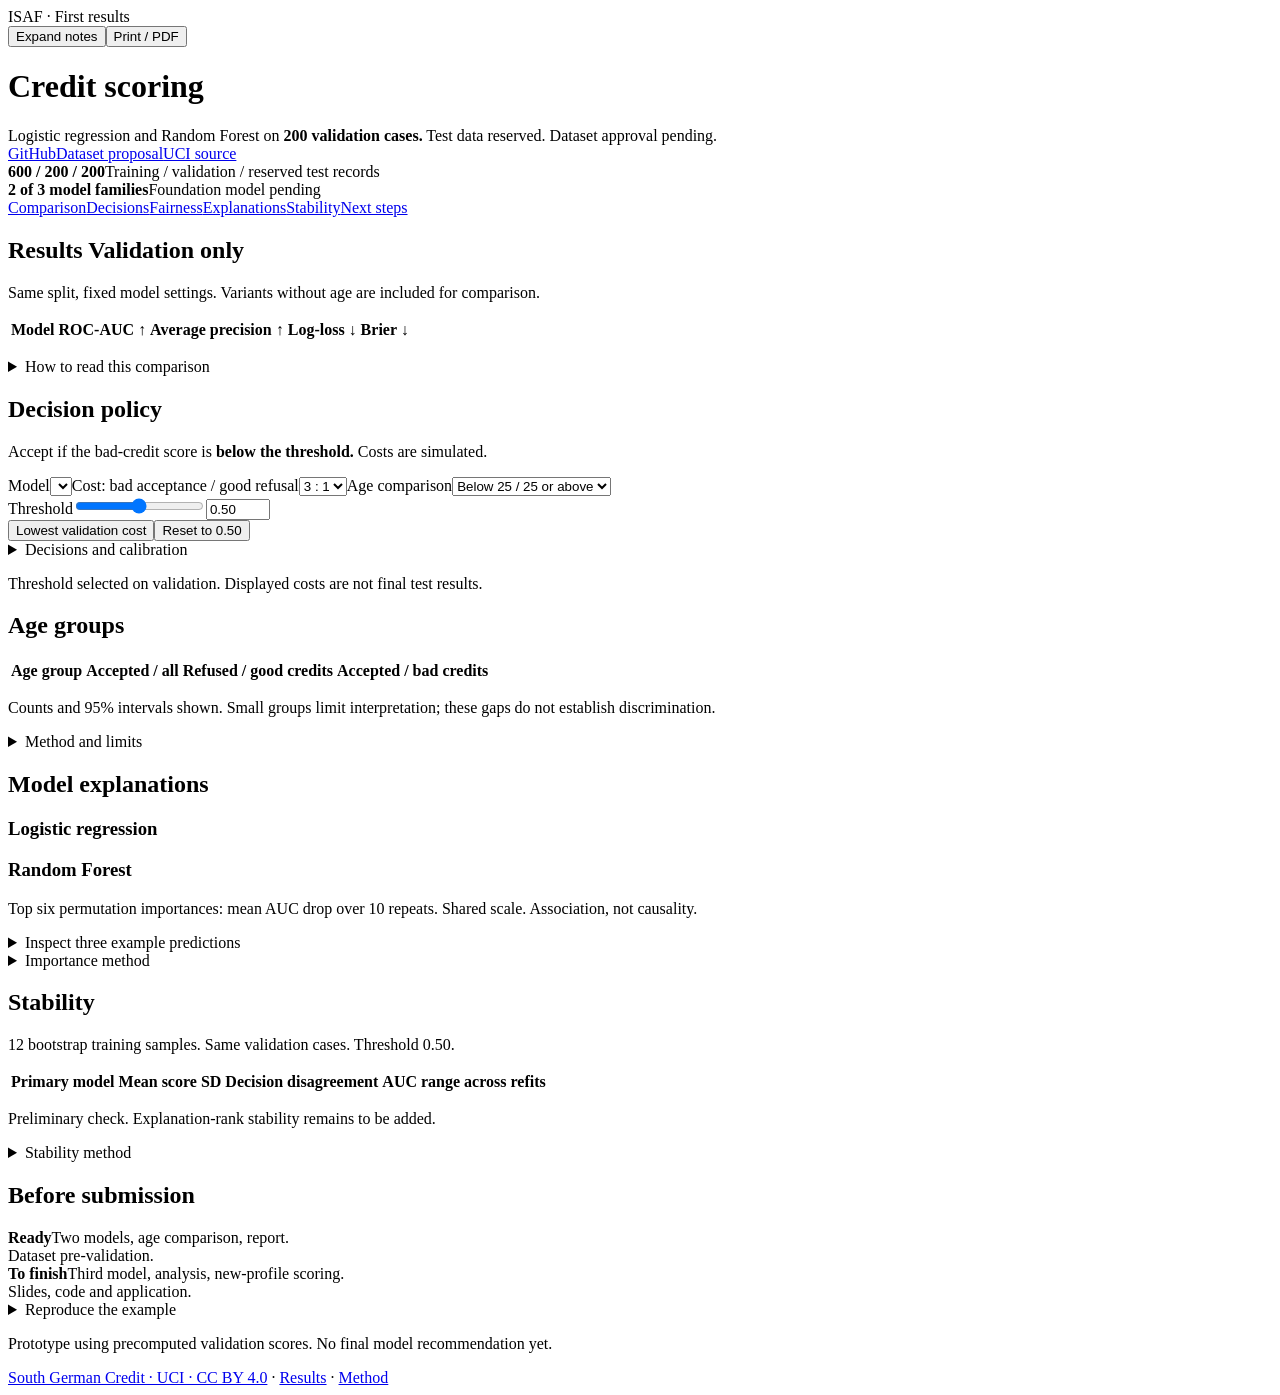
<file: web/report.html>
<!doctype html><html lang="en"><head><meta charset="utf-8"><meta name="viewport" content="width=device-width,initial-scale=1"><meta name="description" content="Reproducible credit-scoring development results: logistic regression, Random Forest and age-group analysis."><title>Credit scoring | First model comparison</title><style>__STYLE__</style></head><body><main class="wrap" id="top">
<div class="topline"><span>ISAF · First results</span><div class="actions"><button id="notes">Expand notes</button><button id="print">Print / PDF</button></div></div>
<h1>Credit scoring</h1>
<div class="lede">Logistic regression and Random Forest on <strong>200 validation cases.</strong> Test data reserved. Dataset approval pending.</div>
<div class="links"><a href="https://github.com/RemiBp/fairness-credit-scoring">GitHub</a><a href="https://github.com/RemiBp/fairness-credit-scoring/blob/main/docs/dataset-proposal.pdf">Dataset proposal</a><a href="https://doi.org/10.24432/C5QG88">UCI source</a></div>
<div class="scores"><div class="stat"><b id="best-auc"></b><span id="best-label"></span></div><div class="stat"><b>600 / 200 / 200</b><span>Training / validation / reserved test records</span></div><div class="stat warn"><b>2 of 3 model families</b><span>Foundation model pending</span></div></div>
<nav class="toc" aria-label="Report sections"><a href="#comparison">Comparison</a><a href="#decisions">Decisions</a><a href="#fairness">Fairness</a><a href="#explain">Explanations</a><a href="#stability">Stability</a><a href="#next">Next steps</a></nav>
<section class="block" id="comparison"><h2>Results <span class="pill">Validation only</span></h2>
<p class="note">Same split, fixed model settings. Variants without age are included for comparison.</p>
<div class="table-wrap" tabindex="0" aria-label="Model metrics"><table><thead><tr><th scope="col">Model</th><th scope="col">ROC-AUC ↑</th><th scope="col">Average precision ↑</th><th scope="col">Log-loss ↓</th><th scope="col">Brier ↓</th></tr></thead><tbody id="comparison-rows"></tbody></table></div>
<p class="takeaway" id="comparison-summary"></p>
<details class="technical"><summary>How to read this comparison</summary><p>ROC-AUC measures ranking; average precision summarises the precision-recall curve for bad-credit outcomes. Log-loss and Brier evaluate probabilities. The constant baseline predicts the training bad-credit rate for every validation case.</p><p>AUC intervals and the difference between the two primary models use 1,000 paired, outcome-stratified bootstrap samples of validation rows. These are conditional on the fitted models, not estimates of all training uncertainty. Repeated decisions based on this validation set can overfit it.</p><p>Data are historical and bad credits were oversampled. Sample probabilities and calibration cannot be treated as current population default rates.</p></details></section>
<section class="block" id="decisions"><h2>Decision policy</h2><p class="note">Accept if the bad-credit score is <strong>below the threshold.</strong> Costs are simulated.</p>
<div class="controls"><label for="model">Model<select id="model"></select></label><label for="ratio">Cost: bad acceptance / good refusal<select id="ratio"><option value="1">1 : 1</option><option value="3" selected>3 : 1</option><option value="5">5 : 1</option></select></label><label for="age-cut">Age comparison<select id="age-cut"><option value="25">Below 25 / 25 or above</option><option value="30">Below 30 / 30 or above</option></select></label></div>
<div class="threshold"><label for="threshold">Threshold</label><input id="threshold" type="range" min="0" max="1" step="0.01" value="0.5"><input id="threshold-number" aria-label="Threshold value" type="number" min="0" max="1" step="0.01" value="0.50"></div>
<div class="actions"><button id="optimal">Lowest validation cost</button><button id="reset">Reset to 0.50</button></div>
<div id="policy-stats" class="scores" aria-live="polite"></div>
<details class="technical"><summary>Decisions and calibration</summary><div class="split"><div class="mini"><h3>Observed outcomes</h3><table><thead><tr><th>Observed outcome</th><th>Accepted</th><th>Refused</th></tr></thead><tbody id="confusion"></tbody></table><p class="note" id="cost-note"></p></div><div class="mini"><h3>Probability calibration</h3><div id="calibration"></div><p class="note">Five probability bins. Dot size shows the count; the diagonal is perfect calibration.</p></div></div></details>
<p class="callout" id="threshold-caveat">Threshold selected on validation. Displayed costs are not final test results.</p>
</section>
<section class="block" id="fairness"><h2>Age groups</h2><p class="note" id="fairness-context"></p><div class="table-wrap" tabindex="0" aria-label="Age group outcomes"><table><thead><tr><th>Age group</th><th>Accepted / all</th><th>Refused / good credits</th><th>Accepted / bad credits</th></tr></thead><tbody id="fairness-rows"></tbody></table></div><p class="takeaway" id="fairness-gap"></p>
<p class="note">Counts and 95% intervals shown. Small groups limit interpretation; these gaps do not establish discrimination.</p>
<details class="technical"><summary>Method and limits</summary><p>The age cut-off is an analytical choice. Excluding age does not remove correlated proxies or guarantee fairness.</p><p>Intervals describe uncertainty in each subgroup rate conditional on the model and chosen threshold. They are not confidence intervals for a between-group difference and do not account for threshold selection. Small denominators make estimates imprecise. The dataset's combined personal-status variable cannot reliably reconstruct sex, so no male/female analysis is attempted.</p></details></section>
<section class="block" id="explain"><h2>Model explanations</h2><div class="split"><div><h3>Logistic regression</h3><div id="logistic-importance"></div></div><div><h3>Random Forest</h3><div id="forest-importance"></div></div></div><p class="note">Top six permutation importances: mean AUC drop over 10 repeats. Shared scale. Association, not causality.</p>
<details class="technical"><summary>Inspect three example predictions</summary><label for="case-select" class="note">Historical case</label> <select id="case-select"></select><div id="case-info" class="callout"></div>
<div class="split"><div><h3>Logistic: exact log-odds decomposition</h3><div id="logistic-local"></div></div><div><h3>Forest: one-variable sensitivity</h3><div id="forest-local"></div></div></div><p class="note">First three validation rows in source order. Logistic terms sum to the logit. Forest sensitivity replaces one variable with its training median or mode; it is not additive or causal.</p></details><details class="technical"><summary>Importance method</summary><p>Original columns are permuted on validation. Correlated features can mask each other. Full results include the repeat variability and negative importances.</p></details></section>
<section class="block" id="stability"><h2>Stability</h2><p class="note">12 bootstrap training samples. Same validation cases. Threshold 0.50.</p><div class="table-wrap" tabindex="0"><table><thead><tr><th>Primary model</th><th>Mean score SD</th><th>Decision disagreement</th><th>AUC range across refits</th></tr></thead><tbody id="stability-rows"></tbody></table></div><p class="note">Preliminary check. Explanation-rank stability remains to be added.</p><details class="technical"><summary>Stability method</summary><p>Training resamples are stratified by outcome. Preprocessing is refitted each time with a different model seed. Score SD is averaged across validation cases. Decision disagreement compares each refit with the original model. Twelve refits do not provide a confidence guarantee.</p></details></section>
<section class="block" id="next"><h2>Before submission</h2><div class="progress"><div><b>Ready</b>Two models, age comparison, report.</div><div>Dataset pre-validation.</div><div><b>To finish</b>Third model, analysis, new-profile scoring.</div><div>Slides, code and application.</div></div>
<details class="technical"><summary>Reproduce the example</summary><p>From the repository root, create a Python environment, install <code>requirements.txt</code>, then run <code>python benchmark.py</code> and <code>python build_report.py</code>. Open <code>docs/index.html</code>. It is self-contained and works offline. Fitted pipelines are saved locally in <code>models/</code>; public results contain validation predictions only.</p><p id="versions"></p><p>Model settings: regularised logistic regression with C=1; Random Forest with 250 trees, minimum leaf size 5 and square-root feature sampling. No tuning of those settings was conducted.</p></details>
<p class="note">Prototype using precomputed validation scores. No final model recommendation yet.</p></section>
<footer class="foot"><a href="https://doi.org/10.24432/C5QG88">South German Credit · UCI · CC BY 4.0</a> · <a href="https://github.com/RemiBp/fairness-credit-scoring/tree/main/results">Results</a> · <a href="https://github.com/RemiBp/fairness-credit-scoring/blob/main/docs/protocol.md">Method</a></footer>
<noscript><p class="callout">Enable JavaScript to display the computed metrics and use the controls. The JSON results are available in the repository.</p></noscript></main><script id="benchmark-data" type="application/json">__DATA__</script><script>__METRICS__
__APP__</script></body></html>
</file>
